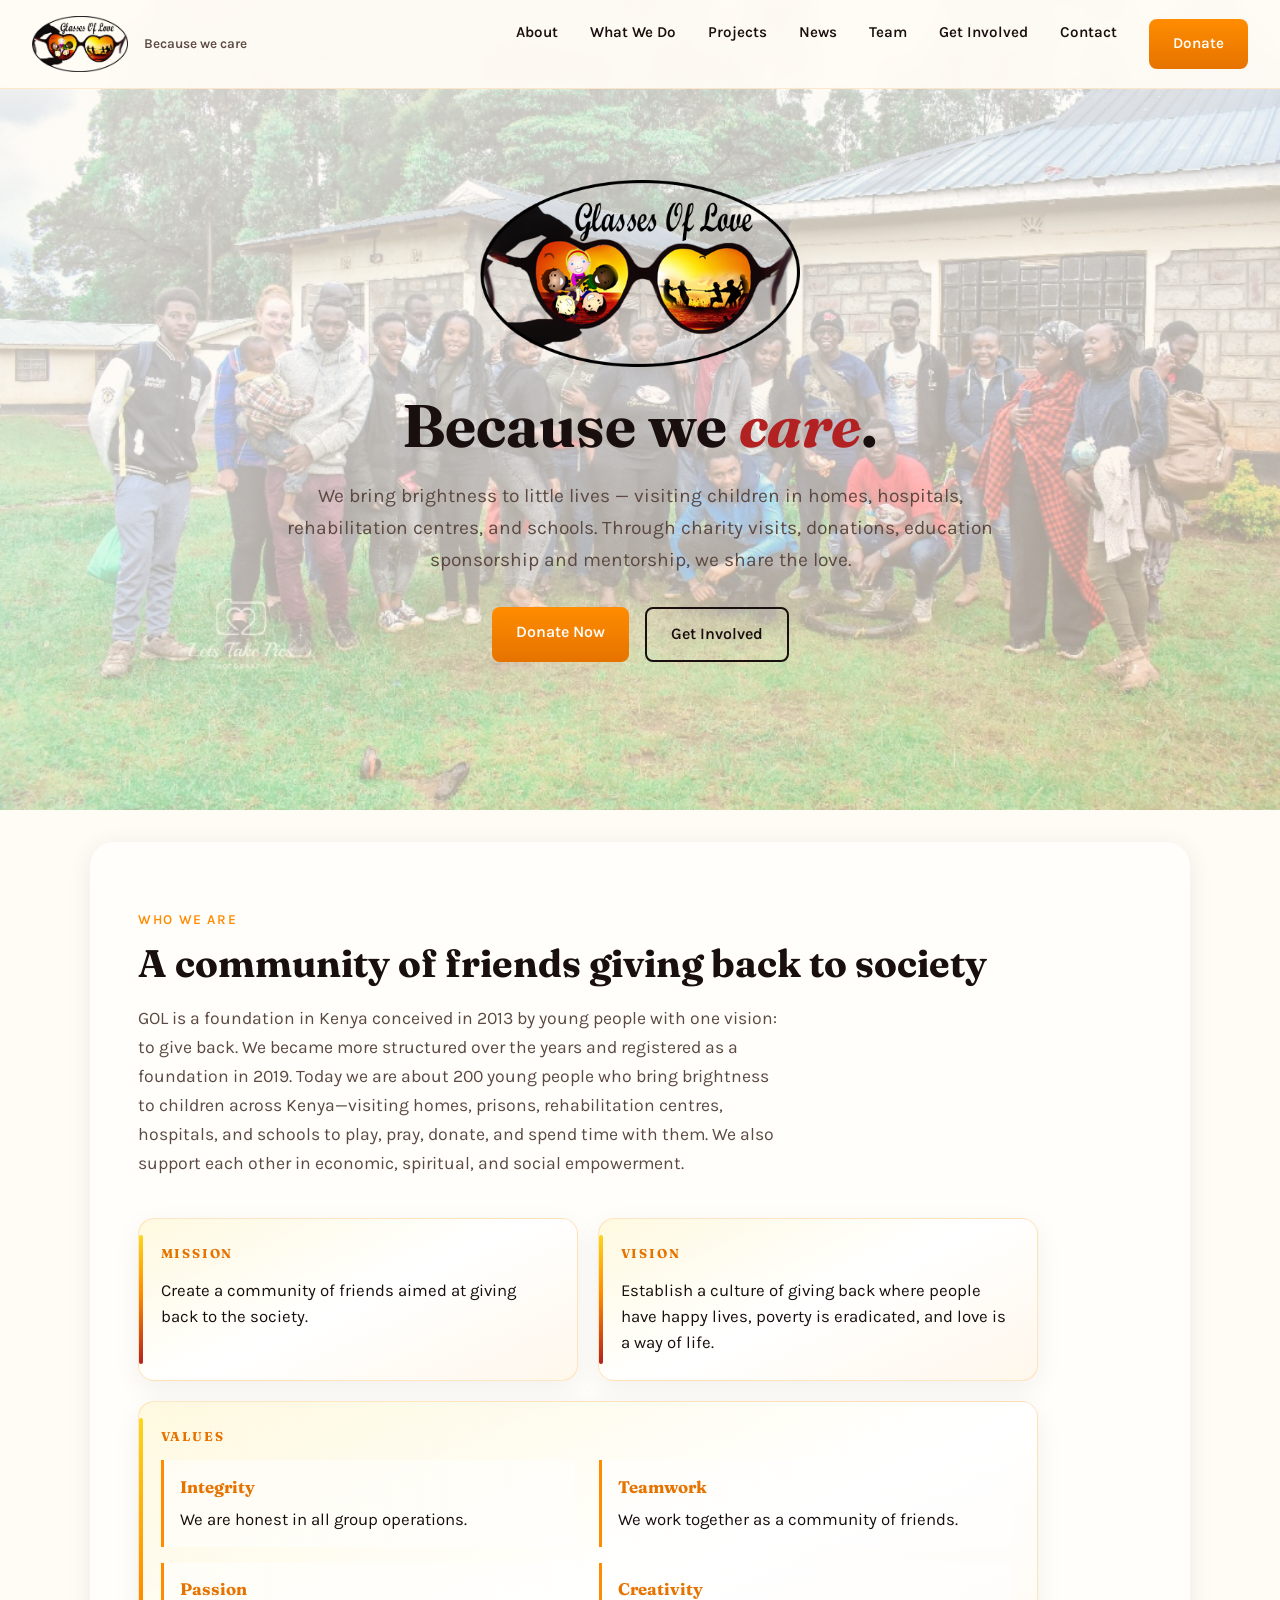
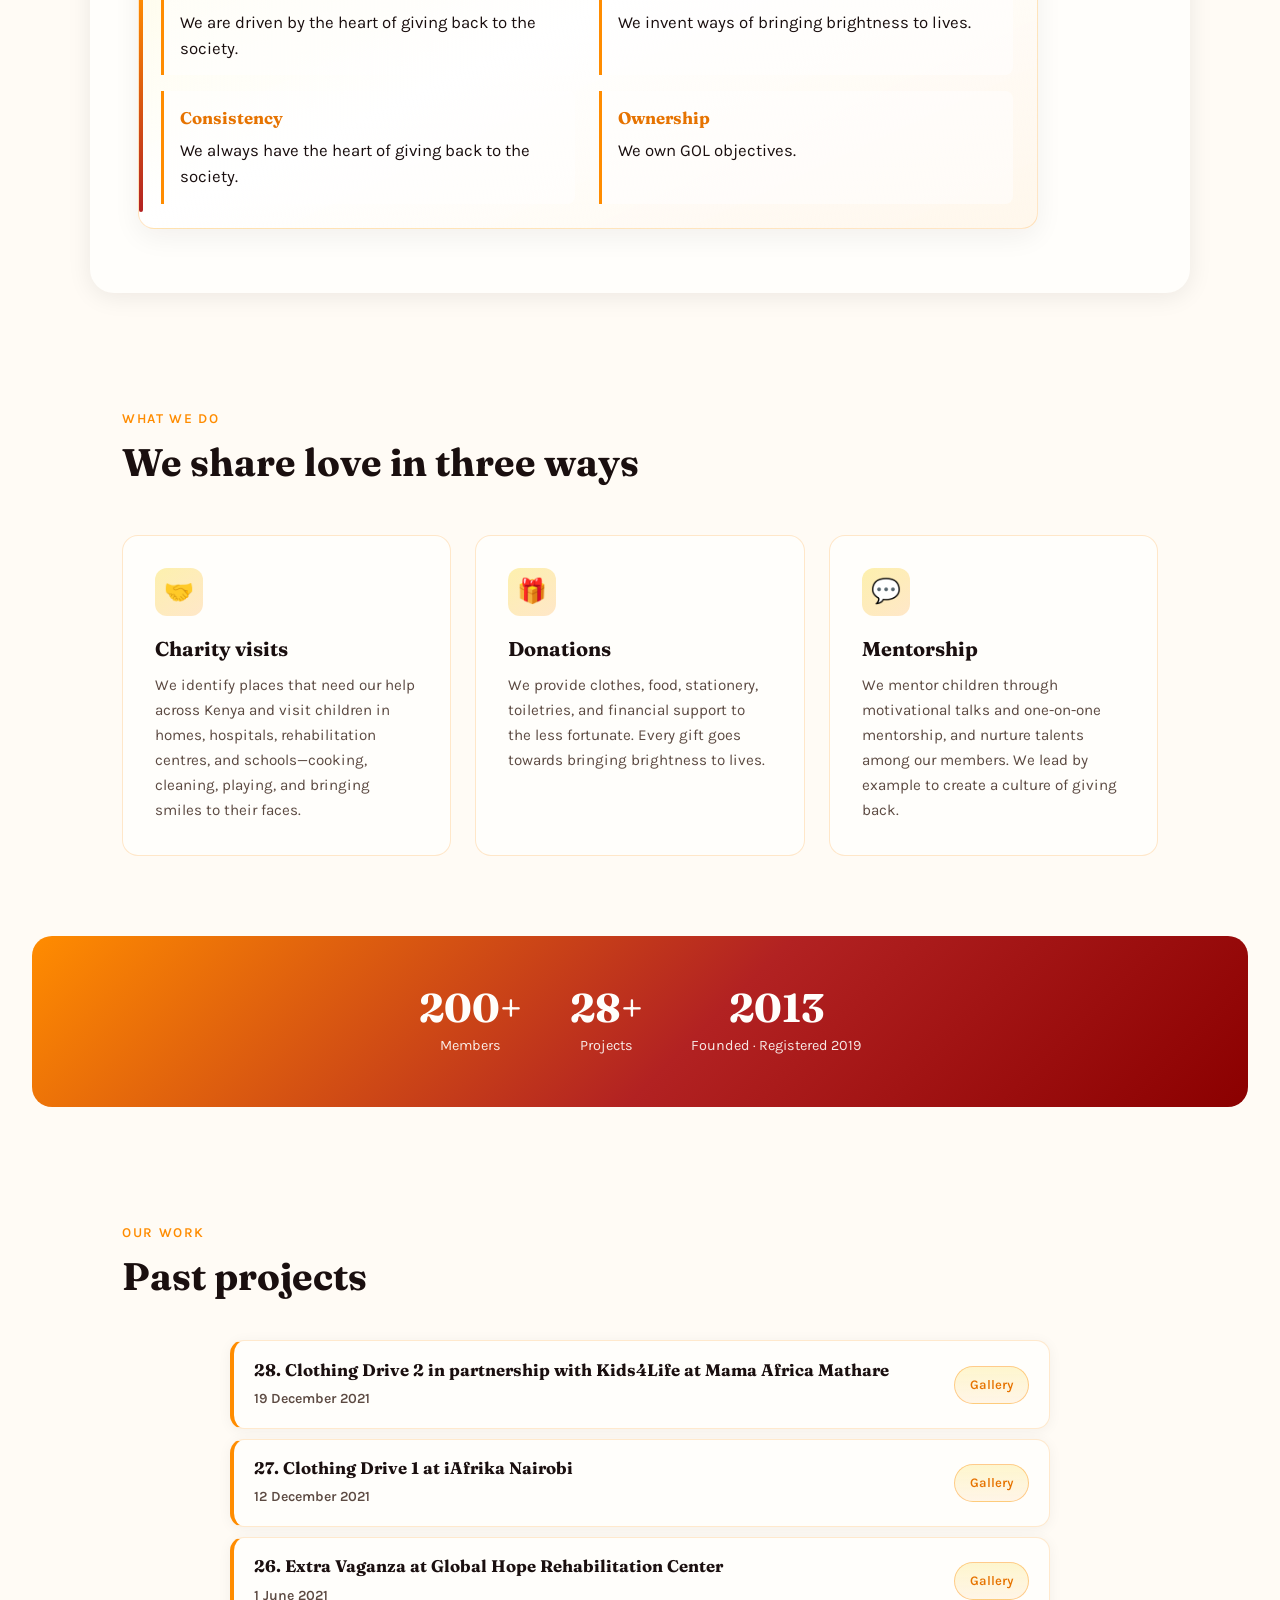
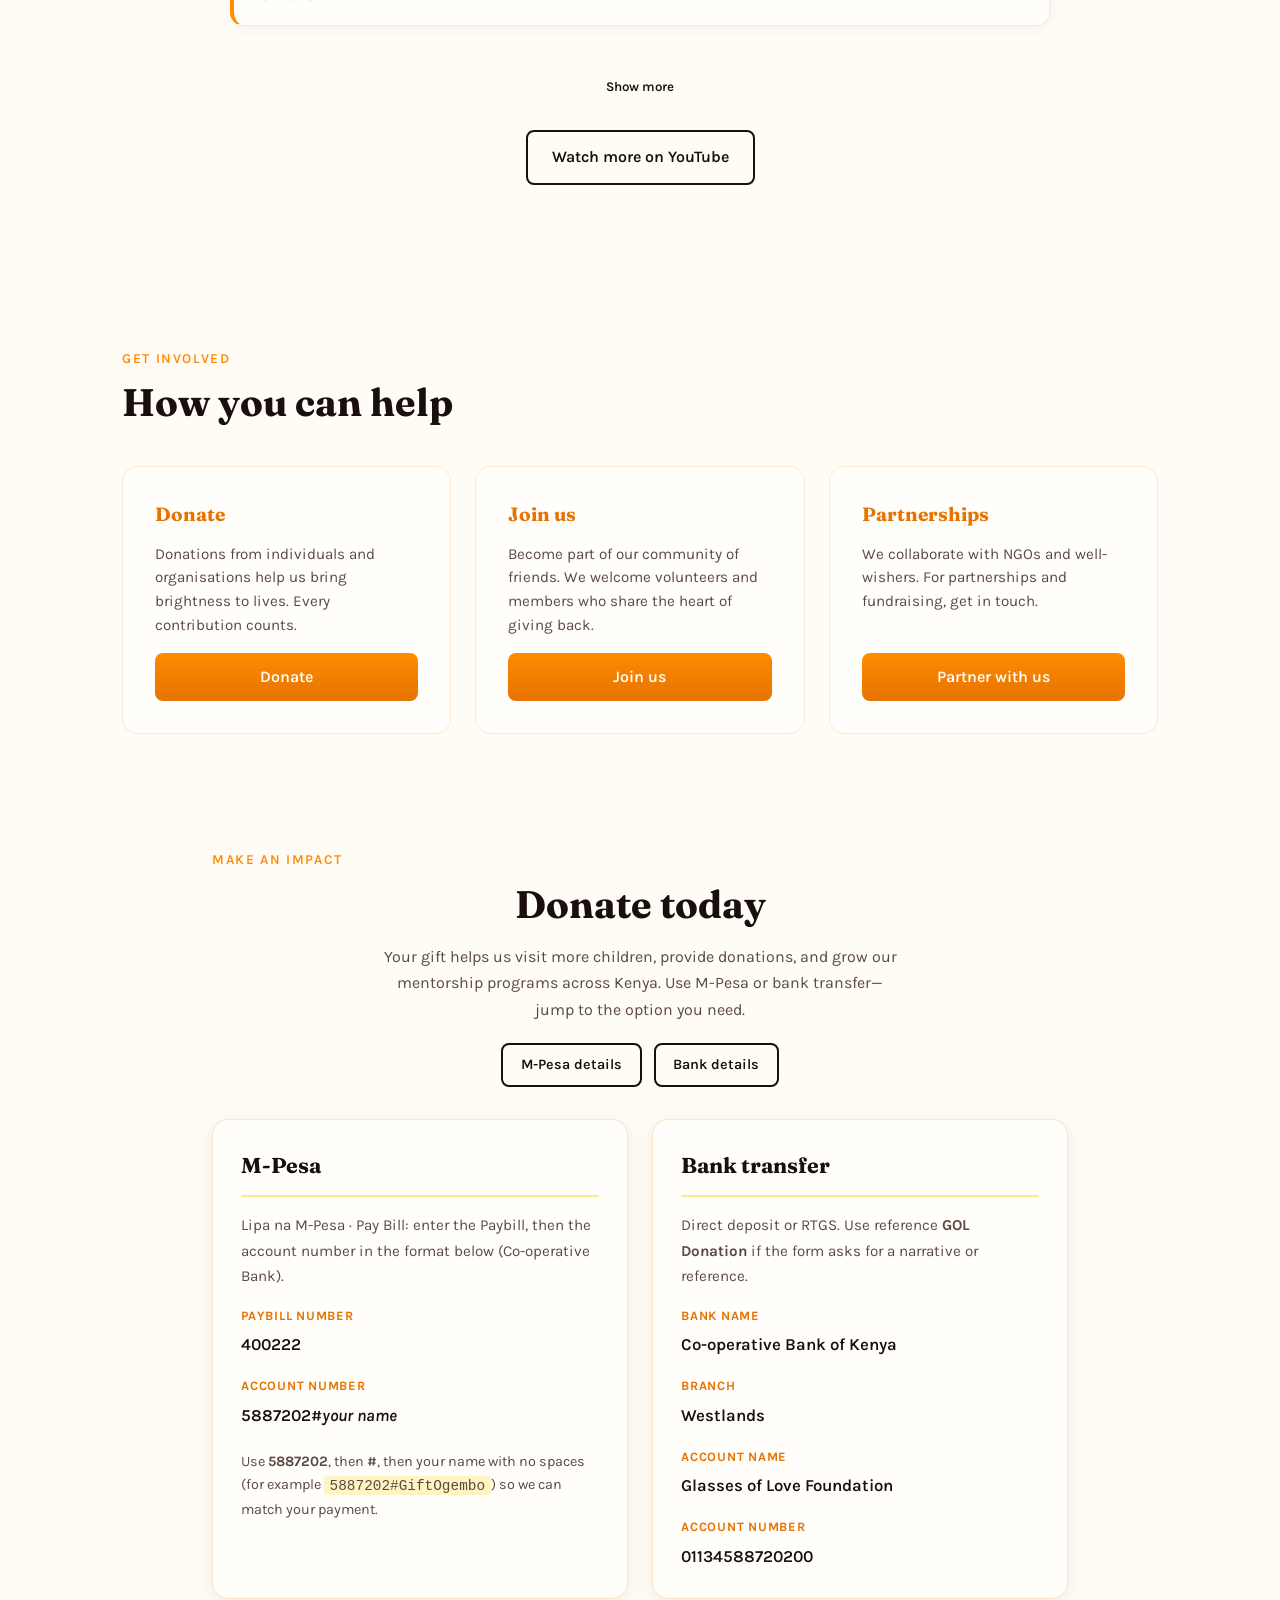
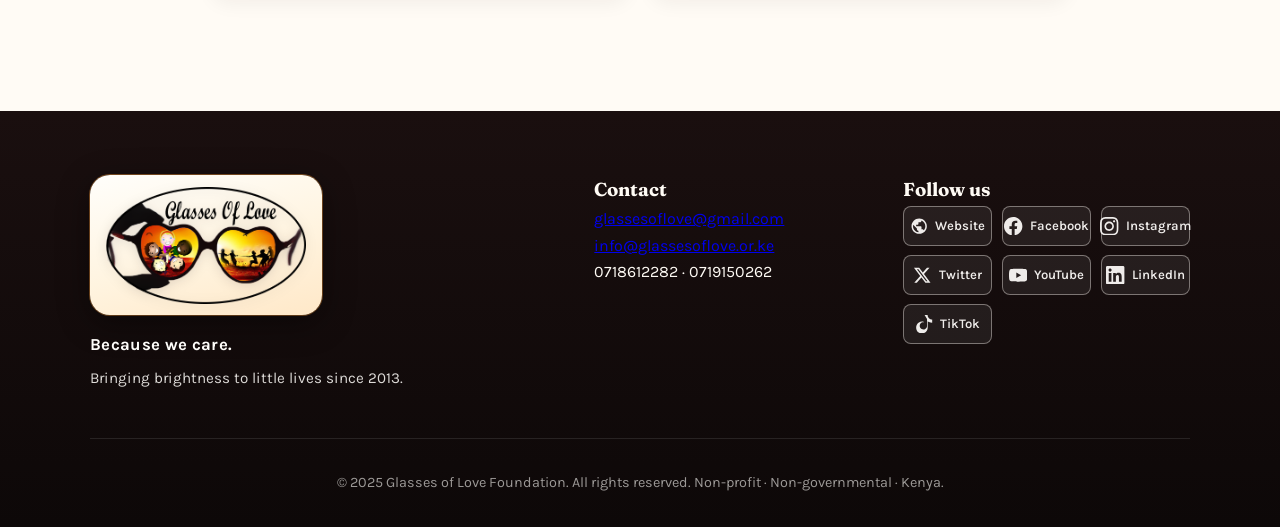
<file: index.html>
<!DOCTYPE html>
<html lang="en">
<head>
  <meta charset="UTF-8">
  <meta name="viewport" content="width=device-width, initial-scale=1.0">
  <title>Glasses of Love (GOL) | Because We Care</title>
  <link rel="preconnect" href="https://fonts.googleapis.com">
  <link rel="preconnect" href="https://fonts.gstatic.com" crossorigin>
  <link href="https://fonts.googleapis.com/css2?family=Dancing+Script:wght@600;700&family=Fraunces:ital,opsz,wght@0,9..144,400;0,9..144,600;0,9..144,700;1,9..144,400&family=Karla:ital,wght@0,400;0,600;0,700;1,400&display=swap" rel="stylesheet">
  <link rel="stylesheet" href="css/site.css">
</head>
<body id="top">
  <nav id="site-nav">
    <div class="nav-brand">
      <a href="#top" class="logo-link" aria-label="Glasses of Love — Home">
        <img src="images/gol-logo.png" alt="" class="nav-logo" width="200" height="64" />
      </a>
      <span class="nav-tagline">Because we care</span>
    </div>
    <button type="button" class="nav-menu-toggle" id="nav-menu-toggle" aria-expanded="false" aria-controls="primary-nav" aria-label="Open menu">
      <span class="nav-menu-icon" aria-hidden="true"></span>
    </button>
    <ul class="nav-links" id="primary-nav">
      <li><a href="#about">About</a></li>
      <li><a href="#causes">What We Do</a></li>
      <li><a href="#projects">Projects</a></li>
      <li><a href="news.html">News</a></li>
      <li><a href="leadership.html">Team</a></li>
      <li><a href="#help">Get Involved</a></li>
      <li><a href="#contact">Contact</a></li>
      <li><a href="#donate" class="btn">Donate</a></li>
    </ul>
  </nav>

  <header class="hero">
    <div class="hero-content">
      <img src="images/gol-logo.png" alt="" class="hero-logo" width="320" height="110" role="presentation" />
      <h1>Because we <span>care</span>.</h1>
      <p>We bring brightness to little lives — visiting children in homes, hospitals, rehabilitation centres, and schools. Through charity visits, donations, education sponsorship and mentorship, we share the love.</p>
      <div class="hero-btns">
        <a href="#donate-mpesa" class="btn">Donate Now</a>
        <a href="#help" class="btn btn-outline">Get Involved</a>
      </div>
    </div>
  </header>

  <section class="about" id="about">
    <span class="section-tag">Who We Are</span>
    <h2>A community of friends giving back to society</h2>
    <p>GOL is a foundation in Kenya conceived in 2013 by young people with one vision: to give back. We became more structured over the years and registered as a foundation in 2019. Today we are about 200 young people who bring brightness to children across Kenya—visiting homes, prisons, rehabilitation centres, hospitals, and schools to play, pray, donate, and spend time with them. We also support each other in economic, spiritual, and social empowerment.</p>
    <div class="mvv-grid" aria-label="Mission, vision, and values">
      <article class="mvv-card">
        <h3>Mission</h3>
        <p>Create a community of friends aimed at giving back to the society.</p>
      </article>
      <article class="mvv-card">
        <h3>Vision</h3>
        <p>Establish a culture of giving back where people have happy lives, poverty is eradicated, and love is a way of life.</p>
      </article>
      <article class="mvv-card mvv-card-values">
        <h3>Values</h3>
        <ul class="values-list">
          <li class="value-item">
            <span class="value-name">Integrity</span>
            <p class="value-desc">We are honest in all group operations.</p>
          </li>
          <li class="value-item">
            <span class="value-name">Teamwork</span>
            <p class="value-desc">We work together as a community of friends.</p>
          </li>
          <li class="value-item">
            <span class="value-name">Passion</span>
            <p class="value-desc">We are driven by the heart of giving back to the society.</p>
          </li>
          <li class="value-item">
            <span class="value-name">Creativity</span>
            <p class="value-desc">We invent ways of bringing brightness to lives.</p>
          </li>
          <li class="value-item">
            <span class="value-name">Consistency</span>
            <p class="value-desc">We always have the heart of giving back to the society.</p>
          </li>
          <li class="value-item">
            <span class="value-name">Ownership</span>
            <p class="value-desc">We own GOL objectives.</p>
          </li>
        </ul>
      </article>
    </div>
  </section>

  <section id="causes">
    <span class="section-tag">What We Do</span>
    <h2>We share love in three ways</h2>
    <div class="causes-grid">
      <article class="cause-card">
        <div class="icon">🤝</div>
        <h3>Charity visits</h3>
        <p>We identify places that need our help across Kenya and visit children in homes, hospitals, rehabilitation centres, and schools—cooking, cleaning, playing, and bringing smiles to their faces.</p>
      </article>
      <article class="cause-card">
        <div class="icon">🎁</div>
        <h3>Donations</h3>
        <p>We provide clothes, food, stationery, toiletries, and financial support to the less fortunate. Every gift goes towards bringing brightness to lives.</p>
      </article>
      <article class="cause-card">
        <div class="icon">💬</div>
        <h3>Mentorship</h3>
        <p>We mentor children through motivational talks and one-on-one mentorship, and nurture talents among our members. We lead by example to create a culture of giving back.</p>
      </article>
    </div>
  </section>

  <div class="stats">
    <div class="stat">
      <span class="stat-number">200+</span>
      <span class="stat-label">Members</span>
    </div>
    <div class="stat">
      <span class="stat-number">28+</span>
      <span class="stat-label">Projects</span>
    </div>
    <div class="stat">
      <span class="stat-number">2013</span>
      <span class="stat-label">Founded · Registered 2019</span>
    </div>
  </div>

  <section id="projects">
    <span class="section-tag">Our Work</span>
    <h2>Past projects</h2>

    <div class="projects-list projects-grid">
      <article class="project-row">
        <div class="project-row-text">
          <h3>28. Clothing Drive 2 in partnership with Kids4Life at Mama Africa Mathare</h3>
          <p class="project-date">19 December 2021</p>
        </div>
        <a href="#" class="project-gallery-link" title="Under construction — gallery coming soon">Gallery</a>
      </article>
      <article class="project-row">
        <div class="project-row-text">
          <h3>27. Clothing Drive 1 at iAfrika Nairobi</h3>
          <p class="project-date">12 December 2021</p>
        </div>
        <a href="#" class="project-gallery-link" title="Under construction — gallery coming soon">Gallery</a>
      </article>
      <article class="project-row">
        <div class="project-row-text">
          <h3>26. Extra Vaganza at Global Hope Rehabilitation Center</h3>
          <p class="project-date">1 June 2021</p>
        </div>
        <a href="#" class="project-gallery-link" title="Under construction — gallery coming soon">Gallery</a>
      </article>
      <article class="project-row project-more">
        <div class="project-row-text">
          <h3>25. Kibera Feeding Program in Partnership with Kids 4 Life and Mazingira Yetu</h3>
          <p class="project-date">October 2020</p>
        </div>
        <a href="#" class="project-gallery-link" title="Under construction — gallery coming soon">Gallery</a>
      </article>
      <article class="project-row project-more">
        <div class="project-row-text">
          <h3>24. GoL Naivasha Virtual Visit</h3>
          <p class="project-date">28 June 2020</p>
        </div>
        <a href="#" class="project-gallery-link" title="Under construction — gallery coming soon">Gallery</a>
      </article>
      <article class="project-row project-more">
        <div class="project-row-text">
          <h3>23. GoL Education Campaign</h3>
          <p class="project-date">May 2020</p>
        </div>
        <a href="#" class="project-gallery-link" title="Under construction — gallery coming soon">Gallery</a>
      </article>
      <article class="project-row project-more">
        <div class="project-row-text">
          <h3>22. GoL Gala Dinner</h3>
          <p class="project-date">29 February 2020</p>
        </div>
        <a href="#" class="project-gallery-link" title="Under construction — gallery coming soon">Gallery</a>
      </article>
      <article class="project-row project-more">
        <div class="project-row-text">
          <h3>21. Imani Children's Home – Nairobi</h3>
          <p class="project-date">15 December 2019</p>
        </div>
        <a href="#" class="project-gallery-link" title="Under construction — gallery coming soon">Gallery</a>
      </article>
      <article class="project-row project-more">
        <div class="project-row-text">
          <h3>20. Berur & Neema Annex Children Home – Eldoret</h3>
          <p class="project-date">18–20 October 2019</p>
        </div>
        <a href="#" class="project-gallery-link" title="Under construction — gallery coming soon">Gallery</a>
      </article>
      <article class="project-row project-more">
        <div class="project-row-text">
          <h3>19. Mathare Mental Hospital – Nairobi</h3>
          <p class="project-date">25 August 2019</p>
        </div>
        <a href="#" class="project-gallery-link" title="Under construction — gallery coming soon">Gallery</a>
      </article>
      <article class="project-row project-more">
        <div class="project-row-text">
          <h3>18. Thika School for The Blind – Nairobi</h3>
          <p class="project-date">29 June 2019</p>
        </div>
        <a href="#" class="project-gallery-link" title="Under construction — gallery coming soon">Gallery</a>
      </article>
      <article class="project-row project-more">
        <div class="project-row-text">
          <h3>17. Street Feeding – Nairobi in partnership with Kubamba Crew</h3>
          <p class="project-date">27 April 2019</p>
        </div>
        <a href="#" class="project-gallery-link" title="Under construction — gallery coming soon">Gallery</a>
      </article>
      <article class="project-row project-more">
        <div class="project-row-text">
          <h3>16. Kamae Girls' Borstal Prison – Nairobi</h3>
          <p class="project-date">17 February 2019</p>
        </div>
        <a href="#" class="project-gallery-link" title="Under construction — gallery coming soon">Gallery</a>
      </article>
      <article class="project-row project-more">
        <div class="project-row-text">
          <h3>15. Bahati Children's Home – Makadara, Nairobi</h3>
          <p class="project-date">30 September 2018</p>
        </div>
        <a href="#" class="project-gallery-link" title="Under construction — gallery coming soon">Gallery</a>
      </article>
      <article class="project-row project-more">
        <div class="project-row-text">
          <h3>14. Mentorship In Migori County</h3>
          <p class="project-date">7–8 September 2018</p>
        </div>
        <a href="#" class="project-gallery-link" title="Under construction — gallery coming soon">Gallery</a>
      </article>
      <article class="project-row project-more">
        <div class="project-row-text">
          <h3>13. Roadtrip + Charity Event (New Life Children's Home – Nakuru)</h3>
          <p class="project-date">7 July 2018</p>
        </div>
        <a href="#" class="project-gallery-link" title="Under construction — gallery coming soon">Gallery</a>
      </article>
      <article class="project-row project-more">
        <div class="project-row-text">
          <h3>12. Kyale Small Home – Makueni in partnership with Precious Blood Kilungu</h3>
          <p class="project-date">19 May 2018</p>
        </div>
        <a href="#" class="project-gallery-link" title="Under construction — gallery coming soon">Gallery</a>
      </article>
      <article class="project-row project-more">
        <div class="project-row-text">
          <h3>11. Kabete Rehabilitation Centre – Nairobi</h3>
          <p class="project-date">4 March 2018</p>
        </div>
        <a href="#" class="project-gallery-link" title="Under construction — gallery coming soon">Gallery</a>
      </article>
      <article class="project-row project-more">
        <div class="project-row-text">
          <h3>10. Team Building @ Arboretum – Nairobi</h3>
          <p class="project-date">20 January 2018</p>
        </div>
        <a href="#" class="project-gallery-link" title="Under construction — gallery coming soon">Gallery</a>
      </article>
      <article class="project-row project-more">
        <div class="project-row-text">
          <h3>9. Kenyatta National Hospital – Nairobi (Cancer Ward)</h3>
          <p class="project-date">17 December 2017</p>
        </div>
        <a href="#" class="project-gallery-link" title="Under construction — gallery coming soon">Gallery</a>
      </article>
      <article class="project-row project-more">
        <div class="project-row-text">
          <h3>8. Hanne Howard Fund – Nairobi</h3>
          <p class="project-date">9 December 2017</p>
        </div>
        <a href="#" class="project-gallery-link" title="Under construction — gallery coming soon">Gallery</a>
      </article>
      <article class="project-row project-more">
        <div class="project-row-text">
          <h3>7. Global Hope Rehabilitation Centre – Ngong (with Technology Academy / Safaricom)</h3>
          <p class="project-date">22 April 2017</p>
        </div>
        <a href="#" class="project-gallery-link" title="Under construction — gallery coming soon">Gallery</a>
      </article>
      <article class="project-row project-more">
        <div class="project-row-text">
          <h3>6. Ripples International – Meru</h3>
          <p class="project-date">31 December 2016</p>
        </div>
        <a href="#" class="project-gallery-link" title="Under construction — gallery coming soon">Gallery</a>
      </article>
      <article class="project-row project-more">
        <div class="project-row-text">
          <h3>5. Lang'ata Women Prisons Daycare – Nairobi</h3>
          <p class="project-date">29 October 2016</p>
        </div>
        <a href="#" class="project-gallery-link" title="Under construction — gallery coming soon">Gallery</a>
      </article>
      <article class="project-row project-more">
        <div class="project-row-text">
          <h3>4. Kenyatta National Hospital – Nairobi (Ward of children with broken limbs)</h3>
          <p class="project-date">2016</p>
        </div>
        <a href="#" class="project-gallery-link" title="Under construction — gallery coming soon">Gallery</a>
      </article>
      <article class="project-row project-more">
        <div class="project-row-text">
          <h3>3. SOS Children's Village – Nairobi</h3>
          <p class="project-date">2013–2016</p>
        </div>
        <a href="#" class="project-gallery-link" title="Under construction — gallery coming soon">Gallery</a>
      </article>
      <article class="project-row project-more">
        <div class="project-row-text">
          <h3>2. SOS Children's Village – Meru</h3>
          <p class="project-date">2013–2016</p>
        </div>
        <a href="#" class="project-gallery-link" title="Under construction — gallery coming soon">Gallery</a>
      </article>
      <article class="project-row project-more">
        <div class="project-row-text">
          <h3>1. Methodist Children's Home – Meru</h3>
          <p class="project-date">2013–2016</p>
        </div>
        <a href="#" class="project-gallery-link" title="Under construction — gallery coming soon">Gallery</a>
      </article>
    </div>
    <div class="show-more-wrap">
      <button type="button" class="btn btn-outline" id="show-more-projects" aria-expanded="false">Show more</button>
    </div>
    <p style="text-align: center; margin-top: 1.5rem;"><a href="https://www.youtube.com/channel/UCf4tm8Ky22AE4PtASxM4s6w/videos" target="_blank" rel="noopener" class="btn btn-outline">Watch more on YouTube</a></p>
  </section>

  <script>
    (function() {
      var btn = document.getElementById('show-more-projects');
      var grid = document.querySelector('.projects-grid');
      if (!btn || !grid) return;
      btn.addEventListener('click', function() {
        var expanded = grid.classList.toggle('show-all');
        btn.setAttribute('aria-expanded', expanded);
        btn.textContent = expanded ? 'Show less' : 'Show more';
      });
    })();
  </script>

  <dialog id="gallery-under-construction" class="uc-dialog" aria-labelledby="uc-dialog-title">
    <h2 id="uc-dialog-title" class="uc-dialog-title">Under construction</h2>
    <p class="uc-dialog-text">Project galleries are not available here yet. We’re setting up member access—please check back soon.</p>
    <button type="button" class="btn" id="uc-dialog-close">OK</button>
  </dialog>
  <script>
    /* Temporary: Gallery links show Under construction. When real URLs are ready, set each href and remove this script block. */
    (function() {
      var dialog = document.getElementById('gallery-under-construction');
      var closeBtn = document.getElementById('uc-dialog-close');
      var links = document.querySelectorAll('.project-gallery-link');
      if (!links.length) return;

      function openDialog(e) {
        e.preventDefault();
        if (dialog && typeof dialog.showModal === 'function') {
          dialog.showModal();
        } else {
          window.alert('Under construction');
        }
      }

      links.forEach(function(a) {
        a.addEventListener('click', openDialog);
      });

      if (closeBtn && dialog) {
        closeBtn.addEventListener('click', function() {
          dialog.close();
        });
      }
      if (dialog) {
        dialog.addEventListener('click', function(e) {
          if (e.target === dialog) {
            dialog.close();
          }
        });
      }
    })();
  </script>

  <section id="help">
    <span class="section-tag">Get Involved</span>
    <h2>How you can help</h2>
    <div class="help-grid">
      <div class="help-card">
        <h3>Donate</h3>
        <p>Donations from individuals and organisations help us bring brightness to lives. Every contribution counts.</p>
        <a href="#donate-mpesa" class="btn">Donate</a>
      </div>
      <div class="help-card">
        <h3>Join us</h3>
        <p>Become part of our community of friends. We welcome volunteers and members who share the heart of giving back.</p>
        <button type="button" class="btn" id="open-join-us-dialog" aria-haspopup="dialog" aria-controls="join-us-modal" aria-expanded="false">Join us</button>
      </div>
      <div class="help-card">
        <h3>Partnerships</h3>
        <p>We collaborate with NGOs and well-wishers. For partnerships and fundraising, get in touch.</p>
        <a href="mailto:glassesoflove@gmail.com?subject=Partnership%20with%20Glasses%20of%20Love" class="btn">Partner with us</a>
      </div>
    </div>
  </section>

  <section id="donate" class="donate-section">
    <span class="section-tag">Make an impact</span>
    <h2>Donate today</h2>
    <p class="donate-intro">Your gift helps us visit more children, provide donations, and grow our mentorship programs across Kenya. Use M-Pesa or bank transfer—jump to the option you need.</p>
    <div class="donate-quick">
      <a href="#donate-mpesa">M-Pesa details</a>
      <a href="#donate-bank">Bank details</a>
    </div>
    <div class="donate-methods">
      <article id="donate-mpesa" class="donate-card" aria-labelledby="donate-mpesa-title">
        <h3 id="donate-mpesa-title">M-Pesa</h3>
        <p style="color: var(--muted); font-size: 0.95rem; margin-bottom: 1rem;">Lipa na M-Pesa · Pay Bill: enter the Paybill, then the account number in the format below (Co-operative Bank).</p>
        <dl>
          <dt>Paybill number</dt>
          <dd>400222</dd>
          <dt>Account number</dt>
          <dd>5887202#<em>your name</em></dd>
        </dl>
        <p style="color: var(--muted); font-size: 0.9rem; margin-top: 1.25rem;">Use <strong>5887202</strong>, then <strong>#</strong>, then your name with no spaces (for example <code style="background: rgba(249, 215, 28, 0.25); padding: 0.1rem 0.35rem; border-radius: 4px;">5887202#GiftOgembo</code>) so we can match your payment.</p>
      </article>
      <article id="donate-bank" class="donate-card" aria-labelledby="donate-bank-title">
        <h3 id="donate-bank-title">Bank transfer</h3>
        <p style="color: var(--muted); font-size: 0.95rem; margin-bottom: 1rem;">Direct deposit or RTGS. Use reference <strong>GOL Donation</strong> if the form asks for a narrative or reference.</p>
        <dl>
          <dt>Bank name</dt>
          <dd>Co-operative Bank of Kenya</dd>
          <dt>Branch</dt>
          <dd>Westlands</dd>
          <dt>Account name</dt>
          <dd>Glasses of Love Foundation</dd>
          <dt>Account number</dt>
          <dd>01134588720200</dd>
        </dl>
      </article>
    </div>
  </section>

  <footer id="contact">
    <div class="footer-inner">
      <div class="footer-grid">
        <div class="footer-about">
          <div class="footer-logo-wrap">
            <img src="images/gol-logo.png" alt="Glasses of Love" class="footer-logo" width="200" height="64" />
          </div>
          <p class="footer-tagline">
            <span class="footer-tagline-lead">Because we care.</span>
            <span class="footer-tagline-sub">Bringing brightness to little lives since 2013.</span>
          </p>
        </div>
        <div>
          <h3>Contact</h3>
          <p><a href="mailto:glassesoflove@gmail.com">glassesoflove@gmail.com</a></p>
          <p><a href="mailto:info@glassesoflove.or.ke">info@glassesoflove.or.ke</a></p>
          <p>0718612282 · 0719150262</p>
        </div>
        <div>
          <h3>Follow us</h3>
          <div class="footer-social-links">
            <a href="https://glassesoflove.or.ke/" class="footer-social-btn" target="_blank" rel="noopener noreferrer" aria-label="Website — opens in new tab">
              <svg viewBox="0 0 24 24" aria-hidden="true" focusable="false"><path d="M12 2C6.48 2 2 6.48 2 12s4.48 10 10 10 10-4.48 10-10S17.52 2 12 2zm-1 17.93c-3.95-.49-7-3.85-7-7.93 0-.62.08-1.21.21-1.79L9 15v1c0 1.1.9 2 2 2v1.93zm6.9-2.54c-.26-.81-1-1.39-1.9-1.39h-1v-3c0-.55-.45-1-1-1H8v-2h2c.55 0 1-.45 1-1V7h2c1.1 0 2-.9 2-2v-.41c2.93 1.19 5 4.06 5 7.41 0 2.08-.8 3.97-2.1 5.39z"/></svg>
              <span>Website</span>
            </a>
            <a href="https://web.facebook.com/glassesoflove/" class="footer-social-btn" target="_blank" rel="noopener noreferrer" aria-label="Facebook — opens in new tab">
              <svg viewBox="0 0 24 24" aria-hidden="true" focusable="false"><path d="M24 12.073c0-6.627-5.373-12-12-12s-12 5.373-12 12c0 5.99 4.388 10.954 10.125 11.854v-8.385H7.078v-3.47h3.047V9.43c0-3.007 1.792-4.669 4.533-4.669 1.312 0 2.686.235 2.686.235v2.953H15.83c-1.491 0-1.956.925-1.956 1.874v2.25h3.328l-.532 3.47h-2.796v8.385C19.612 23.027 24 18.062 24 12.073z"/></svg>
              <span>Facebook</span>
            </a>
            <a href="https://www.instagram.com/glassesoflove/" class="footer-social-btn" target="_blank" rel="noopener noreferrer" aria-label="Instagram — opens in new tab">
              <svg viewBox="0 0 24 24" aria-hidden="true" focusable="false"><path d="M12 2.163c3.204 0 3.584.012 4.85.07 3.252.148 4.771 1.691 4.919 4.919.058 1.265.069 1.645.069 4.849 0 3.205-.012 3.584-.069 4.849-.149 3.225-1.664 4.771-4.919 4.919-1.266.058-1.644.07-4.85.07-3.204 0-3.584-.012-4.849-.07-3.26-.149-4.771-1.699-4.919-4.92-.058-1.265-.069-1.644-.069-4.849 0-3.204.013-3.583.07-4.849.149-3.227 1.664-4.771 4.919-4.919 1.266-.057 1.645-.069 4.849-.069zm0-2.163c-3.259 0-3.667.014-4.947.072-4.358.2-6.78 2.618-6.98 6.98-.059 1.281-.073 1.689-.073 4.948 0 3.259.014 3.668.072 4.948.2 4.358 2.618 6.78 6.98 6.98 1.281.058 1.689.072 4.948.072 3.259 0 3.668-.014 4.948-.072 4.354-.2 6.782-2.618 6.979-6.98.059-1.28.073-1.689.073-4.948 0-3.259-.014-3.667-.072-4.947-.196-4.354-2.617-6.78-6.979-6.98-1.281-.059-1.69-.073-4.949-.073zm0 5.838c-3.403 0-6.162 2.759-6.162 6.162s2.759 6.163 6.162 6.163 6.162-2.759 6.162-6.163c0-3.403-2.759-6.162-6.162-6.162zm0 10.162c-2.209 0-4-1.79-4-4 0-2.209 1.791-4 4-4s4 1.791 4 4c0 2.21-1.791 4-4 4zm6.406-11.845c-.796 0-1.441.645-1.441 1.44s.645 1.44 1.441 1.44c.795 0 1.439-.645 1.439-1.44s-.644-1.44-1.439-1.44z"/></svg>
              <span>Instagram</span>
            </a>
            <a href="https://www.twitter.com/glassesoflove/" class="footer-social-btn" target="_blank" rel="noopener noreferrer" aria-label="X (Twitter) — opens in new tab">
              <svg viewBox="0 0 24 24" aria-hidden="true" focusable="false"><path d="M18.244 2.25h3.308l-7.227 8.26 8.502 11.24H16.17l-5.214-6.817L4.99 21.75H1.68l7.73-8.835L1.254 2.25H8.08l4.713 6.231zm-1.161 17.52h1.833L7.084 4.126H5.117z"/></svg>
              <span>Twitter</span>
            </a>
            <a href="https://www.youtube.com/channel/UCf4tm8Ky22AE4PtASxM4s6w/videos" class="footer-social-btn" target="_blank" rel="noopener noreferrer" aria-label="YouTube — opens in new tab">
              <svg viewBox="0 0 24 24" aria-hidden="true" focusable="false"><path d="M23.498 6.186a3.016 3.016 0 0 0-2.122-2.136C19.505 3.545 12 3.545 12 3.545s-7.505 0-9.377.505A3.017 3.017 0 0 0 .502 6.186C0 8.07 0 12 0 12s0 3.93.502 5.814a3.016 3.016 0 0 0 2.122 2.136c1.871.505 9.376.505 9.376.505s7.505 0 9.377-.505a3.015 3.015 0 0 0 2.122-2.136C24 15.93 24 12 24 12s0-3.93-.502-5.814zM9.545 15.568V8.432L15.818 12l-6.273 3.568z"/></svg>
              <span>YouTube</span>
            </a>
            <a href="https://www.linkedin.com/company/glassesoflove" class="footer-social-btn" target="_blank" rel="noopener noreferrer" aria-label="LinkedIn — opens in new tab">
              <svg viewBox="0 0 24 24" aria-hidden="true" focusable="false"><path d="M20.447 20.452h-3.554v-5.569c0-1.328-.027-3.037-1.852-3.037-1.853 0-2.136 1.445-2.136 2.939v5.667H9.351V9h3.414v1.561h.046c.477-.9 1.637-1.85 3.37-1.85 3.601 0 4.267 2.37 4.267 5.455v6.286zM5.337 7.433c-1.144 0-2.063-.926-2.063-2.065 0-1.138.92-2.063 2.063-2.063 1.14 0 2.064.925 2.064 2.063 0 1.139-.925 2.065-2.064 2.065zm1.782 13.019H3.555V9h3.564v11.452zM22.225 0H1.771C.792 0 0 .774 0 1.729v20.542C0 23.227.792 24 1.771 24h20.451C23.2 24 24 23.227 24 22.271V1.729C24 .774 23.2 0 22.222 0h.003z"/></svg>
              <span>LinkedIn</span>
            </a>
            <a href="https://www.tiktok.com/@glassesoflove.gol" class="footer-social-btn" target="_blank" rel="noopener noreferrer" aria-label="TikTok — opens in new tab">
              <svg viewBox="0 0 24 24" aria-hidden="true" focusable="false"><path d="M12.525.02c1.31-.02 2.61-.01 3.91-.02.08 1.53.63 3.09 1.75 4.17 1.12 1.11 2.7 1.62 4.24 1.79v4.03c-1.44-.05-2.89-.35-4.2-.97-.57-.26-1.1-.59-1.62-.93-.01 2.92.01 5.84-.02 8.75-.08 1.4-.54 2.79-1.35 3.94-1.31 1.92-3.58 3.17-5.91 3.3-2.96.12-5.89-1.47-7.08-4.2-.6-1.3-.8-2.77-.7-4.2.14-2.4 1.52-4.72 3.55-5.98 1.93-1.19 4.42-1.35 6.56-.66V9.5c-1.57-.43-3.45.17-4.45 1.49-.85 1.11-1.2 2.56-.95 3.95.22 1.38 1.13 2.62 2.4 3.28 1.3.68 2.9.8 4.25.3 1.23-.46 2.13-1.48 2.55-2.76.2-.62.28-1.28.26-1.94-.01-2.86 0-5.72-.02-8.58z"/></svg>
              <span>TikTok</span>
            </a>
          </div>
        </div>
      </div>
      <div class="footer-bottom">
        <p>© 2025 Glasses of Love Foundation. All rights reserved. Non-profit · Non-governmental · Kenya.</p>
      </div>
    </div>
  </footer>

  <div id="join-us-modal" class="join-modal" hidden role="dialog" aria-modal="true" aria-labelledby="join-dialog-title">
    <div class="join-modal-backdrop" data-join-modal-dismiss tabindex="-1" aria-hidden="true"></div>
    <div class="join-modal-panel">
      <div class="join-form-dialog-header">
        <h2 id="join-dialog-title">Join Glasses of Love</h2>
        <button type="button" class="join-form-close" id="join-us-dialog-close" aria-label="Close dialog">×</button>
      </div>
      <div class="join-form-dialog-content">
        <p class="join-form-intro">Fill out the form below. Responses are collected through Google Forms.</p>
        <iframe id="join-us-form-iframe" class="join-form-iframe" title="Join Glasses of Love interest form" hidden></iframe>
      </div>
    </div>
  </div>
  <script>
    (function() {
      var JOIN_FORM_EMBED = 'https://docs.google.com/forms/d/e/1FAIpQLSedHVZJ1Xq8H-NPLV154PtFMBzbySINw-ca7-e_CgbVpP3TxA/viewform?embedded=true';

      var modalEl = document.getElementById('join-us-modal');
      var openBtn = document.getElementById('open-join-us-dialog');
      var closeBtn = document.getElementById('join-us-dialog-close');
      var backdropEl = modalEl ? modalEl.querySelector('[data-join-modal-dismiss]') : null;
      var iframe = document.getElementById('join-us-form-iframe');
      var formPrepared = false;

      if (!modalEl) return;

      function prepareForm() {
        if (formPrepared || !JOIN_FORM_EMBED || !iframe) return;
        iframe.removeAttribute('hidden');
        iframe.src = JOIN_FORM_EMBED;
        formPrepared = true;
      }

      function openJoin() {
        prepareForm();
        modalEl.hidden = false;
        modalEl.setAttribute('aria-hidden', 'false');
        document.body.style.overflow = 'hidden';
        if (openBtn) {
          openBtn.setAttribute('aria-expanded', 'true');
        }
      }

      function closeJoin() {
        modalEl.hidden = true;
        modalEl.setAttribute('aria-hidden', 'true');
        document.body.style.overflow = '';
        if (openBtn) {
          openBtn.setAttribute('aria-expanded', 'false');
        }
      }

      if (openBtn) {
        openBtn.addEventListener('click', function(e) {
          e.preventDefault();
          openJoin();
        });
      }

      if (closeBtn) {
        closeBtn.addEventListener('click', function() {
          closeJoin();
        });
      }

      if (backdropEl) {
        backdropEl.addEventListener('click', function() {
          closeJoin();
        });
      }

      document.addEventListener('keydown', function(e) {
        if (e.key === 'Escape' && modalEl && !modalEl.hidden) {
          closeJoin();
        }
      });
    })();
  </script>
  <script>
    (function() {
      var nav = document.getElementById('site-nav');
      var toggle = document.getElementById('nav-menu-toggle');
      var menu = document.getElementById('primary-nav');
      if (!nav || !toggle || !menu) return;

      function setOpen(open) {
        nav.classList.toggle('nav-is-open', open);
        toggle.setAttribute('aria-expanded', open);
        toggle.setAttribute('aria-label', open ? 'Close menu' : 'Open menu');
      }

      toggle.addEventListener('click', function() {
        setOpen(!nav.classList.contains('nav-is-open'));
      });

      menu.querySelectorAll('a').forEach(function(link) {
        link.addEventListener('click', function() {
          setOpen(false);
        });
      });

      document.addEventListener('keydown', function(e) {
        if (e.key === 'Escape' && nav.classList.contains('nav-is-open')) {
          setOpen(false);
        }
      });
    })();
  </script>
</body>
</html>
</file>
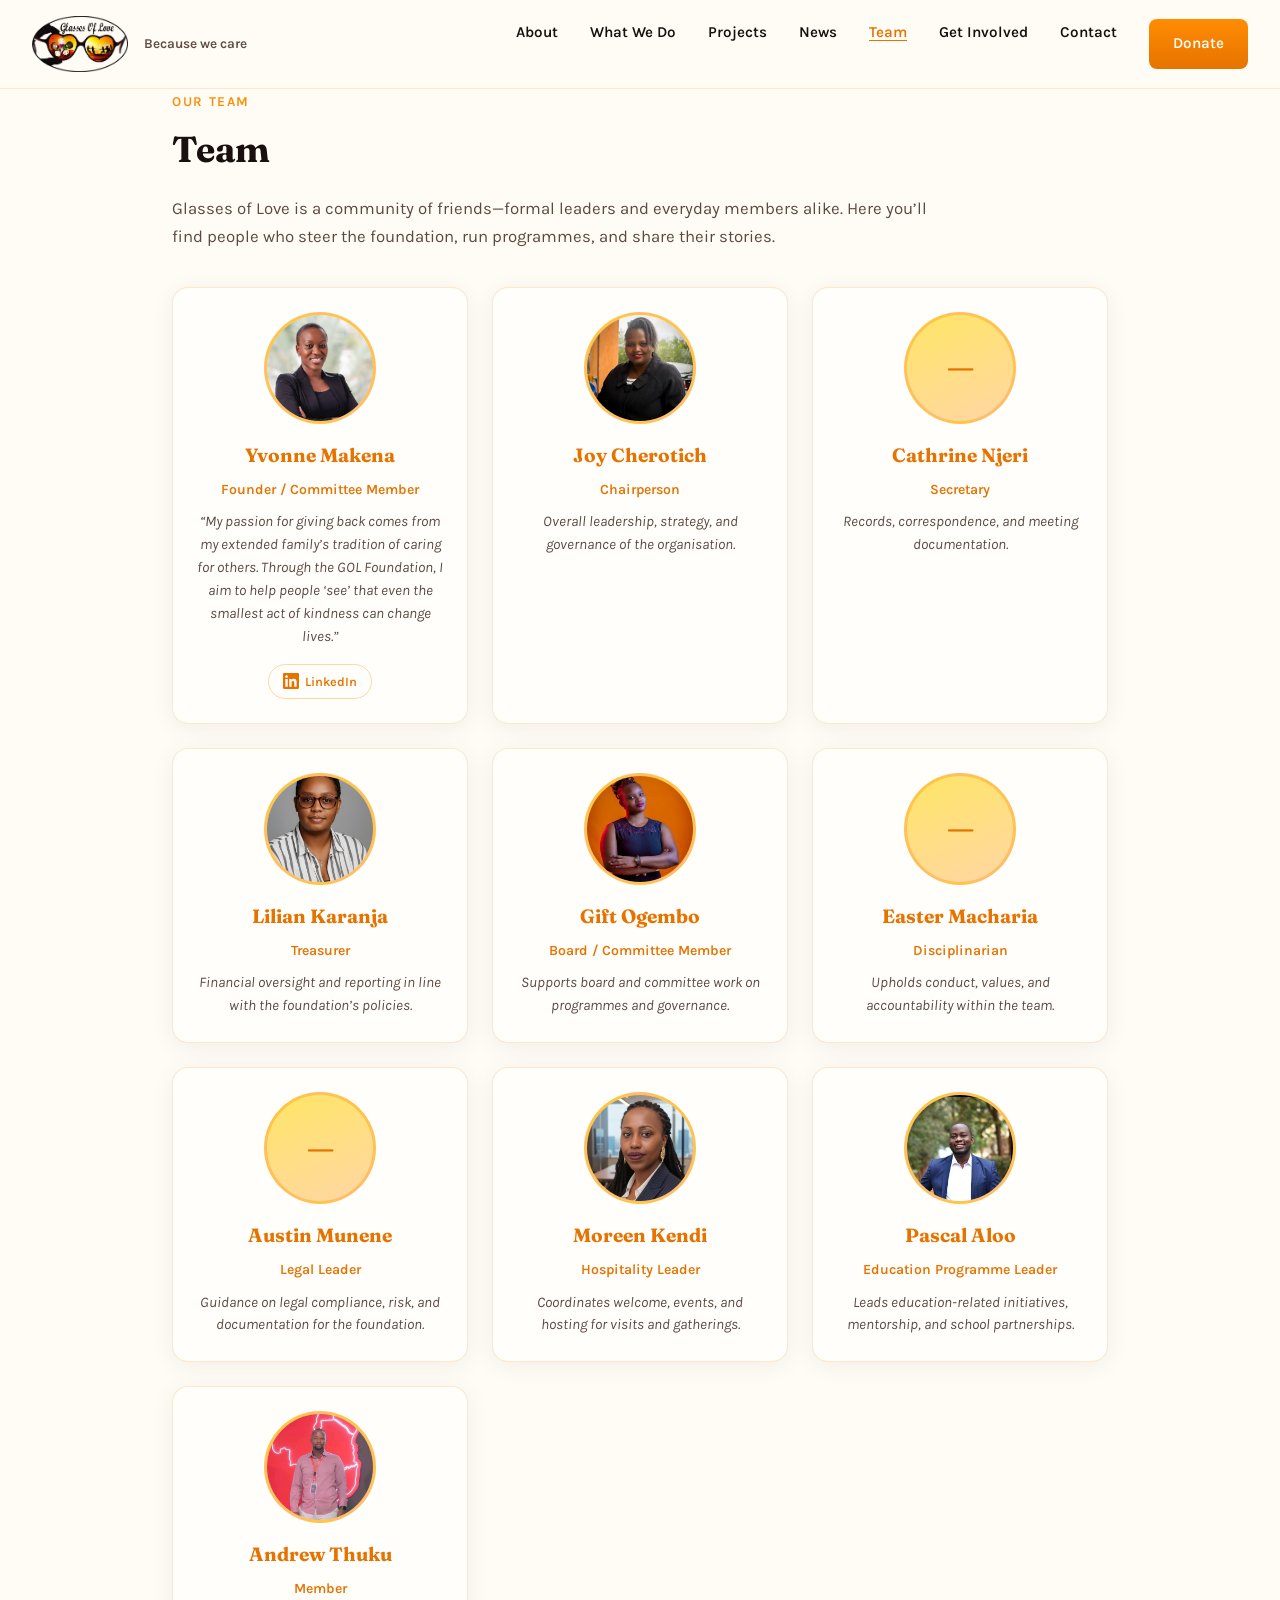
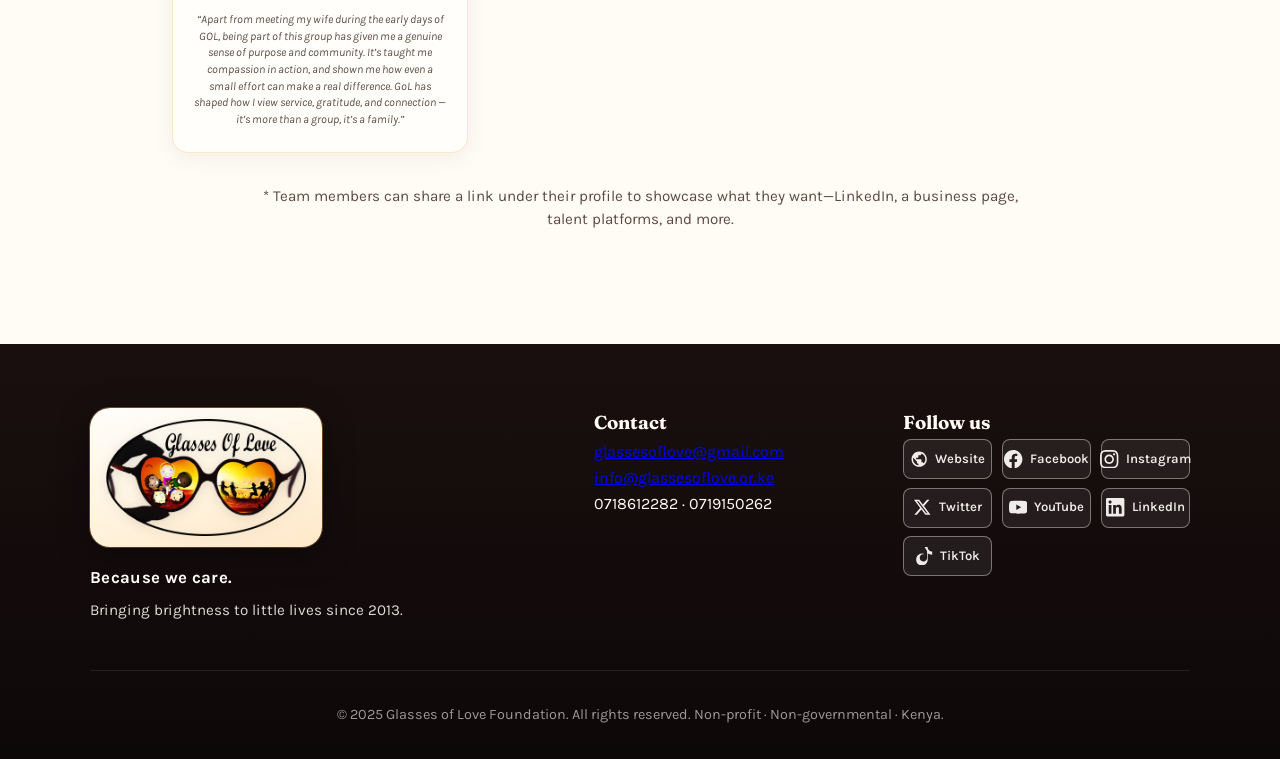
<file: leadership.html>
<!DOCTYPE html>
<html lang="en">
<head>
  <meta charset="UTF-8">
  <meta name="viewport" content="width=device-width, initial-scale=1.0">
  <title>Team | Glasses of Love (GOL)</title>
  <link rel="preconnect" href="https://fonts.googleapis.com">
  <link rel="preconnect" href="https://fonts.gstatic.com" crossorigin>
  <link href="https://fonts.googleapis.com/css2?family=Dancing+Script:wght@600;700&family=Fraunces:ital,opsz,wght@0,9..144,400;0,9..144,600;0,9..144,700;1,9..144,400&family=Karla:ital,wght@0,400;0,600;0,700;1,400&display=swap" rel="stylesheet">
  <link rel="stylesheet" href="css/site.css">
</head>
<body id="top">
  <nav id="site-nav">
    <div class="nav-brand">
      <a href="index.html" class="logo-link" aria-label="Glasses of Love — Home">
        <img src="images/gol-logo.png" alt="" class="nav-logo" width="200" height="64" />
      </a>
      <span class="nav-tagline">Because we care</span>
    </div>
    <button type="button" class="nav-menu-toggle" id="nav-menu-toggle" aria-expanded="false" aria-controls="primary-nav" aria-label="Open menu">
      <span class="nav-menu-icon" aria-hidden="true"></span>
    </button>
    <ul class="nav-links" id="primary-nav">
      <li><a href="index.html#about">About</a></li>
      <li><a href="index.html#causes">What We Do</a></li>
      <li><a href="index.html#projects">Projects</a></li>
      <li><a href="news.html">News</a></li>
      <li><a href="leadership.html" aria-current="page">Team</a></li>
      <li><a href="index.html#help">Get Involved</a></li>
      <li><a href="index.html#contact">Contact</a></li>
      <li><a href="index.html#donate" class="btn">Donate</a></li>
    </ul>
  </nav>

  <main class="leadership-page">
    <span class="section-tag">Our team</span>
    <h1>Team</h1>
    <p class="leadership-intro">Glasses of Love is a community of friends—formal leaders and everyday members alike. Here you’ll find people who steer the foundation, run programmes, and share their stories.</p>

    <!-- Optional per person: after </p>, add:
    <div class="leadership-card-links">
      <a class="leadership-card-link" href="https://www.linkedin.com/in/their-profile" target="_blank" rel="noopener noreferrer"><svg class="leadership-card-link-icon" viewBox="0 0 24 24" aria-hidden="true" focusable="false"><path d="M20.447 20.452h-3.554v-5.569c0-1.328-.027-3.037-1.852-3.037-1.853 0-2.136 1.445-2.136 2.939v5.667H9.351V9h3.414v1.561h.046c.477-.9 1.637-1.85 3.37-1.85 3.601 0 4.267 2.37 4.267 5.455v6.286zM5.337 7.433c-1.144 0-2.063-.926-2.063-2.065 0-1.138.92-2.063 2.063-2.063 1.14 0 2.064.925 2.064 2.063 0 1.139-.925 2.065-2.064 2.065zm1.782 13.019H3.555V9h3.564v11.452zM22.225 0H1.771C.792 0 0 .774 0 1.729v20.542C0 23.227.792 24 1.771 24h20.451C23.2 24 24 23.227 24 22.271V1.729C24 .774 23.2 0 22.222 0h.003z"/></svg> LinkedIn</a>
      <a class="leadership-card-link" href="https://example.com" target="_blank" rel="noopener noreferrer"><svg class="leadership-card-link-icon" viewBox="0 0 24 24" aria-hidden="true" focusable="false"><path d="M12 2C6.48 2 2 6.48 2 12s4.48 10 10 10 10-4.48 10-10S17.52 2 12 2zm-1 17.93c-3.95-.49-7-3.85-7-7.93 0-.62.08-1.21.21-1.79L9 15v1c0 1.1.9 2 2 2v1.93zm6.9-2.54c-.26-.81-1-1.39-1.9-1.39h-1v-3c0-.55-.45-1-1-1H8v-2h2c.55 0 1-.45 1-1V7h2c1.1 0 2-.9 2-2v-.41c2.93 1.19 5 4.06 5 7.41 0 2.08-.8 3.97-2.1 5.39z"/></svg> Website</a>
    </div>
    -->

    <div class="leadership-grid">
      <article class="leadership-card">
        <div class="leadership-card-photo leadership-card-photo--image">
          <img src="images/yvonne-makena.png" alt="Yvonne Makena, Founder and Committee Member of Glasses of Love." width="112" height="112" loading="lazy" />
        </div>
        <h3>Yvonne Makena</h3>
        <span class="leadership-role">Founder / Committee Member</span>
        <p>“My passion for giving back comes from my extended family’s tradition of caring for others. Through the GOL Foundation, I aim to help people ‘see’ that even the smallest act of kindness can change lives.”</p>
        <div class="leadership-card-links">
          <a class="leadership-card-link" href="https://www.linkedin.com/in/yvonnemakena/" target="_blank" rel="noopener noreferrer" aria-label="Yvonne Makena on LinkedIn (opens in new tab)">
            <svg class="leadership-card-link-icon" viewBox="0 0 24 24" aria-hidden="true" focusable="false"><path fill="currentColor" d="M20.447 20.452h-3.554v-5.569c0-1.328-.027-3.037-1.852-3.037-1.853 0-2.136 1.445-2.136 2.939v5.667H9.351V9h3.414v1.561h.046c.477-.9 1.637-1.85 3.37-1.85 3.601 0 4.267 2.37 4.267 5.455v6.286zM5.337 7.433c-1.144 0-2.063-.926-2.063-2.065 0-1.138.92-2.063 2.063-2.063 1.14 0 2.064.925 2.064 2.063 0 1.139-.925 2.065-2.064 2.065zm1.782 13.019H3.555V9h3.564v11.452zM22.225 0H1.771C.792 0 0 .774 0 1.729v20.542C0 23.227.792 24 1.771 24h20.451C23.2 24 24 23.227 24 22.271V1.729C24 .774 23.2 0 22.222 0h.003z"/></svg>
            LinkedIn
          </a>
        </div>
      </article>
      <article class="leadership-card">
        <div class="leadership-card-photo leadership-card-photo--image">
          <img src="images/joy-cherotich.png" alt="Joy Cherotich, Chairperson of Glasses of Love." width="112" height="112" loading="lazy" />
        </div>
        <h3>Joy Cherotich</h3>
        <span class="leadership-role">Chairperson</span>
        <p>Overall leadership, strategy, and governance of the organisation.</p>
      </article>
      <article class="leadership-card">
        <div class="leadership-card-photo" aria-hidden="true">—</div>
        <h3>Cathrine Njeri</h3>
        <span class="leadership-role">Secretary</span>
        <p>Records, correspondence, and meeting documentation.</p>
      </article>
      <article class="leadership-card">
        <div class="leadership-card-photo leadership-card-photo--image">
          <img src="images/lilian-karanja.png" alt="Lilian Karanja, Treasurer of Glasses of Love." width="112" height="112" loading="lazy" />
        </div>
        <h3>Lilian Karanja</h3>
        <span class="leadership-role">Treasurer</span>
        <p>Financial oversight and reporting in line with the foundation’s policies.</p>
      </article>
      <article class="leadership-card">
        <div class="leadership-card-photo leadership-card-photo--image">
          <img src="images/gift-ogembo.png" alt="Gift Ogembo, Board and Committee Member of Glasses of Love." width="112" height="112" loading="lazy" />
        </div>
        <h3>Gift Ogembo</h3>
        <span class="leadership-role">Board / Committee Member</span>
        <p>Supports board and committee work on programmes and governance.</p>
      </article>
      <article class="leadership-card">
        <div class="leadership-card-photo" aria-hidden="true">—</div>
        <h3>Easter Macharia</h3>
        <span class="leadership-role">Disciplinarian</span>
        <p>Upholds conduct, values, and accountability within the team.</p>
      </article>
      <article class="leadership-card">
        <div class="leadership-card-photo" aria-hidden="true">—</div>
        <h3>Austin Munene</h3>
        <span class="leadership-role">Legal Leader</span>
        <p>Guidance on legal compliance, risk, and documentation for the foundation.</p>
      </article>
      <article class="leadership-card">
        <div class="leadership-card-photo leadership-card-photo--image">
          <img src="images/moreen-kendi.png" alt="Moreen Kendi, Hospitality Leader of Glasses of Love." width="112" height="112" loading="lazy" />
        </div>
        <h3>Moreen Kendi</h3>
        <span class="leadership-role">Hospitality Leader</span>
        <p>Coordinates welcome, events, and hosting for visits and gatherings.</p>
      </article>
      <article class="leadership-card">
        <div class="leadership-card-photo leadership-card-photo--image">
          <img src="images/pascal-aloo.png" alt="Pascal Aloo, Education Programme Leader of Glasses of Love." width="112" height="112" loading="lazy" />
        </div>
        <h3>Pascal Aloo</h3>
        <span class="leadership-role">Education Programme Leader</span>
        <p>Leads education-related initiatives, mentorship, and school partnerships.</p>
      </article>
      <article class="leadership-card leadership-card--member-story">
        <div class="leadership-card-photo leadership-card-photo--image">
          <img src="images/andrew-thuku.png" alt="Andrew Thuku, member of Glasses of Love." width="112" height="112" loading="lazy" />
        </div>
        <h3>Andrew Thuku</h3>
        <span class="leadership-role">Member</span>
        <p>“Apart from meeting my wife during the early days of GOL, being part of this group has given me a genuine sense of purpose and community. It’s taught me compassion in action, and shown me how even a small effort can make a real difference. GoL has shaped how I view service, gratitude, and connection — it’s more than a group, it’s a family.”</p>
      </article>
    </div>

    <p class="leadership-outro">* Team members can share a link under their profile to showcase what they want—LinkedIn, a business page, talent platforms, and more.</p>
  </main>

  <footer id="contact">
    <div class="footer-inner">
      <div class="footer-grid">
        <div class="footer-about">
          <div class="footer-logo-wrap">
            <img src="images/gol-logo.png" alt="Glasses of Love" class="footer-logo" width="200" height="64" />
          </div>
          <p class="footer-tagline">
            <span class="footer-tagline-lead">Because we care.</span>
            <span class="footer-tagline-sub">Bringing brightness to little lives since 2013.</span>
          </p>
        </div>
        <div>
          <h3>Contact</h3>
          <p><a href="mailto:glassesoflove@gmail.com">glassesoflove@gmail.com</a></p>
          <p><a href="mailto:info@glassesoflove.or.ke">info@glassesoflove.or.ke</a></p>
          <p>0718612282 · 0719150262</p>
        </div>
        <div>
          <h3>Follow us</h3>
          <div class="footer-social-links">
            <a href="https://glassesoflove.or.ke/" class="footer-social-btn" target="_blank" rel="noopener noreferrer" aria-label="Website — opens in new tab">
              <svg viewBox="0 0 24 24" aria-hidden="true" focusable="false"><path d="M12 2C6.48 2 2 6.48 2 12s4.48 10 10 10 10-4.48 10-10S17.52 2 12 2zm-1 17.93c-3.95-.49-7-3.85-7-7.93 0-.62.08-1.21.21-1.79L9 15v1c0 1.1.9 2 2 2v1.93zm6.9-2.54c-.26-.81-1-1.39-1.9-1.39h-1v-3c0-.55-.45-1-1-1H8v-2h2c.55 0 1-.45 1-1V7h2c1.1 0 2-.9 2-2v-.41c2.93 1.19 5 4.06 5 7.41 0 2.08-.8 3.97-2.1 5.39z"/></svg>
              <span>Website</span>
            </a>
            <a href="https://web.facebook.com/glassesoflove/" class="footer-social-btn" target="_blank" rel="noopener noreferrer" aria-label="Facebook — opens in new tab">
              <svg viewBox="0 0 24 24" aria-hidden="true" focusable="false"><path d="M24 12.073c0-6.627-5.373-12-12-12s-12 5.373-12 12c0 5.99 4.388 10.954 10.125 11.854v-8.385H7.078v-3.47h3.047V9.43c0-3.007 1.792-4.669 4.533-4.669 1.312 0 2.686.235 2.686.235v2.953H15.83c-1.491 0-1.956.925-1.956 1.874v2.25h3.328l-.532 3.47h-2.796v8.385C19.612 23.027 24 18.062 24 12.073z"/></svg>
              <span>Facebook</span>
            </a>
            <a href="https://www.instagram.com/glassesoflove/" class="footer-social-btn" target="_blank" rel="noopener noreferrer" aria-label="Instagram — opens in new tab">
              <svg viewBox="0 0 24 24" aria-hidden="true" focusable="false"><path d="M12 2.163c3.204 0 3.584.012 4.85.07 3.252.148 4.771 1.691 4.919 4.919.058 1.265.069 1.645.069 4.849 0 3.205-.012 3.584-.069 4.849-.149 3.225-1.664 4.771-4.919 4.919-1.266.058-1.644.07-4.85.07-3.204 0-3.584-.012-4.849-.07-3.26-.149-4.771-1.699-4.919-4.92-.058-1.265-.069-1.644-.069-4.849 0-3.204.013-3.583.07-4.849.149-3.227 1.664-4.771 4.919-4.919 1.266-.057 1.645-.069 4.849-.069zm0-2.163c-3.259 0-3.667.014-4.947.072-4.358.2-6.78 2.618-6.98 6.98-.059 1.281-.073 1.689-.073 4.948 0 3.259.014 3.668.072 4.948.2 4.358 2.618 6.78 6.98 6.98 1.281.058 1.689.072 4.948.072 3.259 0 3.668-.014 4.948-.072 4.354-.2 6.782-2.618 6.979-6.98.059-1.28.073-1.689.073-4.948 0-3.259-.014-3.667-.072-4.947-.196-4.354-2.617-6.78-6.979-6.98-1.281-.059-1.69-.073-4.949-.073zm0 5.838c-3.403 0-6.162 2.759-6.162 6.162s2.759 6.163 6.162 6.163 6.162-2.759 6.162-6.163c0-3.403-2.759-6.162-6.162-6.162zm0 10.162c-2.209 0-4-1.79-4-4 0-2.209 1.791-4 4-4s4 1.791 4 4c0 2.21-1.791 4-4 4zm6.406-11.845c-.796 0-1.441.645-1.441 1.44s.645 1.44 1.441 1.44c.795 0 1.439-.645 1.439-1.44s-.644-1.44-1.439-1.44z"/></svg>
              <span>Instagram</span>
            </a>
            <a href="https://www.twitter.com/glassesoflove/" class="footer-social-btn" target="_blank" rel="noopener noreferrer" aria-label="X (Twitter) — opens in new tab">
              <svg viewBox="0 0 24 24" aria-hidden="true" focusable="false"><path d="M18.244 2.25h3.308l-7.227 8.26 8.502 11.24H16.17l-5.214-6.817L4.99 21.75H1.68l7.73-8.835L1.254 2.25H8.08l4.713 6.231zm-1.161 17.52h1.833L7.084 4.126H5.117z"/></svg>
              <span>Twitter</span>
            </a>
            <a href="https://www.youtube.com/channel/UCf4tm8Ky22AE4PtASxM4s6w/videos" class="footer-social-btn" target="_blank" rel="noopener noreferrer" aria-label="YouTube — opens in new tab">
              <svg viewBox="0 0 24 24" aria-hidden="true" focusable="false"><path d="M23.498 6.186a3.016 3.016 0 0 0-2.122-2.136C19.505 3.545 12 3.545 12 3.545s-7.505 0-9.377.505A3.017 3.017 0 0 0 .502 6.186C0 8.07 0 12 0 12s0 3.93.502 5.814a3.016 3.016 0 0 0 2.122 2.136c1.871.505 9.376.505 9.376.505s7.505 0 9.377-.505a3.015 3.015 0 0 0 2.122-2.136C24 15.93 24 12 24 12s0-3.93-.502-5.814zM9.545 15.568V8.432L15.818 12l-6.273 3.568z"/></svg>
              <span>YouTube</span>
            </a>
            <a href="https://www.linkedin.com/company/glassesoflove" class="footer-social-btn" target="_blank" rel="noopener noreferrer" aria-label="LinkedIn — opens in new tab">
              <svg viewBox="0 0 24 24" aria-hidden="true" focusable="false"><path d="M20.447 20.452h-3.554v-5.569c0-1.328-.027-3.037-1.852-3.037-1.853 0-2.136 1.445-2.136 2.939v5.667H9.351V9h3.414v1.561h.046c.477-.9 1.637-1.85 3.37-1.85 3.601 0 4.267 2.37 4.267 5.455v6.286zM5.337 7.433c-1.144 0-2.063-.926-2.063-2.065 0-1.138.92-2.063 2.063-2.063 1.14 0 2.064.925 2.064 2.063 0 1.139-.925 2.065-2.064 2.065zm1.782 13.019H3.555V9h3.564v11.452zM22.225 0H1.771C.792 0 0 .774 0 1.729v20.542C0 23.227.792 24 1.771 24h20.451C23.2 24 24 23.227 24 22.271V1.729C24 .774 23.2 0 22.222 0h.003z"/></svg>
              <span>LinkedIn</span>
            </a>
            <a href="https://www.tiktok.com/@glassesoflove.gol" class="footer-social-btn" target="_blank" rel="noopener noreferrer" aria-label="TikTok — opens in new tab">
              <svg viewBox="0 0 24 24" aria-hidden="true" focusable="false"><path d="M12.525.02c1.31-.02 2.61-.01 3.91-.02.08 1.53.63 3.09 1.75 4.17 1.12 1.11 2.7 1.62 4.24 1.79v4.03c-1.44-.05-2.89-.35-4.2-.97-.57-.26-1.1-.59-1.62-.93-.01 2.92.01 5.84-.02 8.75-.08 1.4-.54 2.79-1.35 3.94-1.31 1.92-3.58 3.17-5.91 3.3-2.96.12-5.89-1.47-7.08-4.2-.6-1.3-.8-2.77-.7-4.2.14-2.4 1.52-4.72 3.55-5.98 1.93-1.19 4.42-1.35 6.56-.66V9.5c-1.57-.43-3.45.17-4.45 1.49-.85 1.11-1.2 2.56-.95 3.95.22 1.38 1.13 2.62 2.4 3.28 1.3.68 2.9.8 4.25.3 1.23-.46 2.13-1.48 2.55-2.76.2-.62.28-1.28.26-1.94-.01-2.86 0-5.72-.02-8.58z"/></svg>
              <span>TikTok</span>
            </a>
          </div>
        </div>
      </div>
      <div class="footer-bottom">
        <p>© 2025 Glasses of Love Foundation. All rights reserved. Non-profit · Non-governmental · Kenya.</p>
      </div>
    </div>
  </footer>

  <script>
    (function() {
      var nav = document.getElementById('site-nav');
      var toggle = document.getElementById('nav-menu-toggle');
      var menu = document.getElementById('primary-nav');
      if (!nav || !toggle || !menu) return;

      function setOpen(open) {
        nav.classList.toggle('nav-is-open', open);
        toggle.setAttribute('aria-expanded', open);
        toggle.setAttribute('aria-label', open ? 'Close menu' : 'Open menu');
      }

      toggle.addEventListener('click', function() {
        setOpen(!nav.classList.contains('nav-is-open'));
      });

      menu.querySelectorAll('a').forEach(function(link) {
        link.addEventListener('click', function() {
          setOpen(false);
        });
      });

      document.addEventListener('keydown', function(e) {
        if (e.key === 'Escape' && nav.classList.contains('nav-is-open')) {
          setOpen(false);
        }
      });
    })();
  </script>
</body>
</html>
</file>
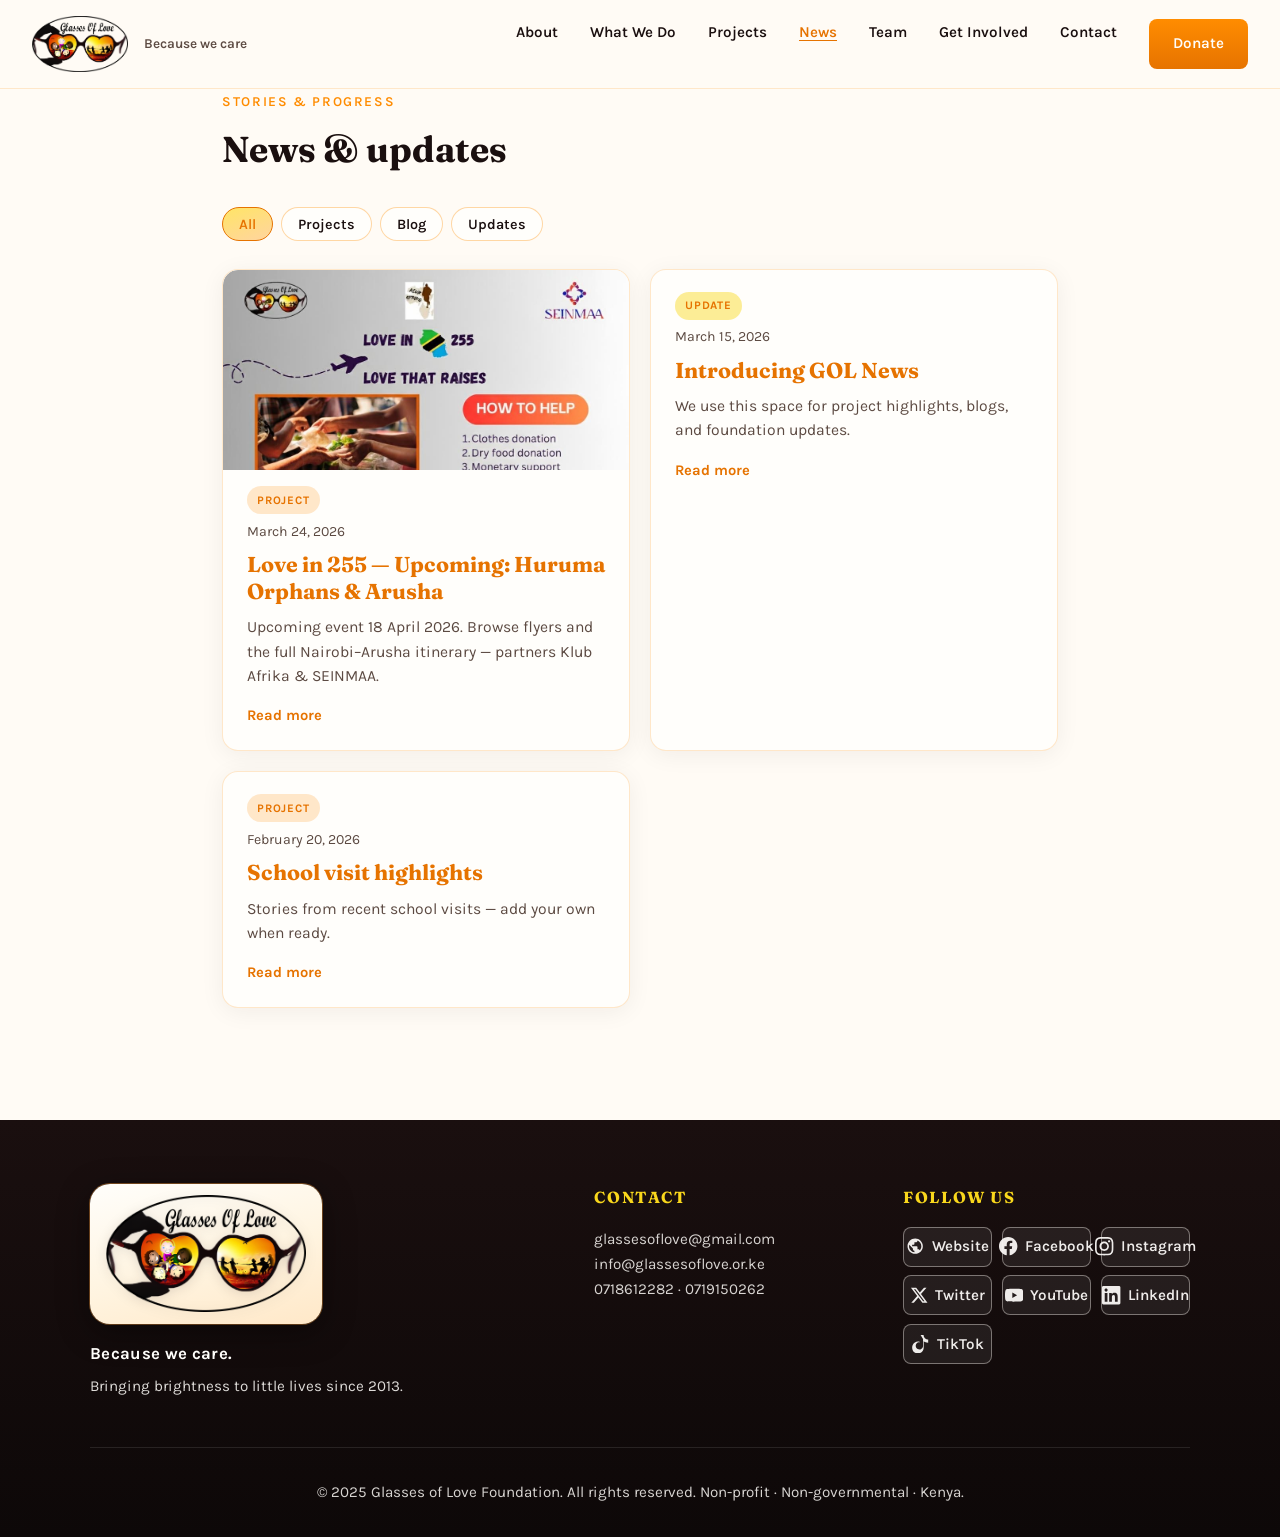
<file: news.html>
<!DOCTYPE html>
<html lang="en">
<head>
  <meta charset="UTF-8">
  <meta name="viewport" content="width=device-width, initial-scale=1.0">
  <title>News &amp; updates | Glasses of Love (GOL)</title>
  <link rel="preconnect" href="https://fonts.googleapis.com">
  <link rel="preconnect" href="https://fonts.gstatic.com" crossorigin>
  <link href="https://fonts.googleapis.com/css2?family=Dancing+Script:wght@600;700&family=Fraunces:ital,opsz,wght@0,9..144,400;0,9..144,600;0,9..144,700;1,9..144,400&family=Karla:ital,wght@0,400;0,600;0,700;1,400&display=swap" rel="stylesheet">
  <link rel="stylesheet" href="css/site.css">
</head>
<body id="top">
  <nav id="site-nav">
    <div class="nav-brand">
      <a href="index.html" class="logo-link" aria-label="Glasses of Love — Home">
        <img src="images/gol-logo.png" alt="" class="nav-logo" width="200" height="64" />
      </a>
      <span class="nav-tagline">Because we care</span>
    </div>
    <button type="button" class="nav-menu-toggle" id="nav-menu-toggle" aria-expanded="false" aria-controls="primary-nav" aria-label="Open menu">
      <span class="nav-menu-icon" aria-hidden="true"></span>
    </button>
    <ul class="nav-links" id="primary-nav">
      <li><a href="index.html#about">About</a></li>
      <li><a href="index.html#causes">What We Do</a></li>
      <li><a href="index.html#projects">Projects</a></li>
      <li><a href="news.html" aria-current="page">News</a></li>
      <li><a href="leadership.html">Team</a></li>
      <li><a href="index.html#help">Get Involved</a></li>
      <li><a href="index.html#contact">Contact</a></li>
      <li><a href="index.html#donate" class="btn">Donate</a></li>
    </ul>
  </nav>

  <main class="news-page">
    <span class="section-tag">Stories &amp; progress</span>
    <h1>News &amp; updates</h1>

    <div class="news-filters" id="news-filters" role="group" aria-label="Filter posts by type">
      <button type="button" class="news-filter is-active" data-filter="all" aria-pressed="true">All</button>
      <button type="button" class="news-filter" data-filter="project" aria-pressed="false">Projects</button>
      <button type="button" class="news-filter" data-filter="blog" aria-pressed="false">Blog</button>
      <button type="button" class="news-filter" data-filter="update" aria-pressed="false">Updates</button>
    </div>

    <p id="news-loading" class="news-loading">Loading posts…</p>
    <p id="news-error" class="news-error" hidden>
      Could not load the news list. Open this site through your host (e.g. GitHub Pages) or run a local server
      (<code class="news-code">python -m http.server</code> in the project folder) so <code class="news-code">data/news.json</code> can load.
    </p>
    <p id="news-empty" class="news-empty" hidden></p>

    <div id="news-list" class="news-list" aria-live="polite"></div>

    <noscript>
      <p class="news-noscript">
        JavaScript is off. Open posts from the <code class="news-code">news/</code> folder, e.g.
        <a href="news/love-in-255.html">Love in 255 (upcoming event)</a>,
        <a href="news/introducing-gol-news.html">Introducing GOL News</a>.
      </p>
    </noscript>
  </main>

  <footer class="footer">
    <div class="footer-inner">
      <div class="footer-grid">
        <div class="footer-about">
          <div class="footer-logo-wrap">
            <img src="images/gol-logo.png" alt="Glasses of Love" class="footer-logo" width="200" height="64" />
          </div>
          <p class="footer-tagline">
            <span class="footer-tagline-lead">Because we care.</span>
            <span class="footer-tagline-sub">Bringing brightness to little lives since 2013.</span>
          </p>
        </div>
        <div>
          <h3>Contact</h3>
          <p><a href="mailto:glassesoflove@gmail.com">glassesoflove@gmail.com</a></p>
          <p><a href="mailto:info@glassesoflove.or.ke">info@glassesoflove.or.ke</a></p>
          <p>0718612282 · 0719150262</p>
        </div>
        <div>
          <h3>Follow us</h3>
          <div class="footer-social-links">
            <a href="https://glassesoflove.or.ke/" class="footer-social-btn" target="_blank" rel="noopener noreferrer" aria-label="Website — opens in new tab">
              <svg viewBox="0 0 24 24" aria-hidden="true" focusable="false"><path d="M12 2C6.48 2 2 6.48 2 12s4.48 10 10 10 10-4.48 10-10S17.52 2 12 2zm-1 17.93c-3.95-.49-7-3.85-7-7.93 0-.62.08-1.21.21-1.79L9 15v1c0 1.1.9 2 2 2v1.93zm6.9-2.54c-.26-.81-1-1.39-1.9-1.39h-1v-3c0-.55-.45-1-1-1H8v-2h2c.55 0 1-.45 1-1V7h2c1.1 0 2-.9 2-2v-.41c2.93 1.19 5 4.06 5 7.41 0 2.08-.8 3.97-2.1 5.39z"/></svg>
              <span>Website</span>
            </a>
            <a href="https://web.facebook.com/glassesoflove/" class="footer-social-btn" target="_blank" rel="noopener noreferrer" aria-label="Facebook — opens in new tab">
              <svg viewBox="0 0 24 24" aria-hidden="true" focusable="false"><path d="M24 12.073c0-6.627-5.373-12-12-12s-12 5.373-12 12c0 5.99 4.388 10.954 10.125 11.854v-8.385H7.078v-3.47h3.047V9.43c0-3.007 1.792-4.669 4.533-4.669 1.312 0 2.686.235 2.686.235v2.953H15.83c-1.491 0-1.956.925-1.956 1.874v2.25h3.328l-.532 3.47h-2.796v8.385C19.612 23.027 24 18.062 24 12.073z"/></svg>
              <span>Facebook</span>
            </a>
            <a href="https://www.instagram.com/glassesoflove/" class="footer-social-btn" target="_blank" rel="noopener noreferrer" aria-label="Instagram — opens in new tab">
              <svg viewBox="0 0 24 24" aria-hidden="true" focusable="false"><path d="M12 2.163c3.204 0 3.584.012 4.85.07 3.252.148 4.771 1.691 4.919 4.919.058 1.265.069 1.645.069 4.849 0 3.205-.012 3.584-.069 4.849-.149 3.225-1.664 4.771-4.919 4.919-1.266.058-1.644.07-4.85.07-3.204 0-3.584-.012-4.849-.07-3.26-.149-4.771-1.699-4.919-4.92-.058-1.265-.069-1.644-.069-4.849 0-3.204.013-3.583.07-4.849.149-3.227 1.664-4.771 4.919-4.919 1.266-.057 1.645-.069 4.849-.069zm0-2.163c-3.259 0-3.667.014-4.947.072-4.358.2-6.78 2.618-6.98 6.98-.059 1.281-.073 1.689-.073 4.948 0 3.259.014 3.668.072 4.948.2 4.358 2.618 6.78 6.98 6.98 1.281.058 1.689.072 4.948.072 3.259 0 3.668-.014 4.948-.072 4.354-.2 6.782-2.618 6.979-6.98.059-1.28.073-1.689.073-4.948 0-3.259-.014-3.667-.072-4.947-.196-4.354-2.617-6.78-6.979-6.98-1.281-.059-1.69-.073-4.949-.073zm0 5.838c-3.403 0-6.162 2.759-6.162 6.162s2.759 6.163 6.162 6.163 6.162-2.759 6.162-6.163c0-3.403-2.759-6.162-6.162-6.162zm0 10.162c-2.209 0-4-1.79-4-4 0-2.209 1.791-4 4-4s4 1.791 4 4c0 2.21-1.791 4-4 4zm6.406-11.845c-.796 0-1.441.645-1.441 1.44s.645 1.44 1.441 1.44c.795 0 1.439-.645 1.439-1.44s-.644-1.44-1.439-1.44z"/></svg>
              <span>Instagram</span>
            </a>
            <a href="https://www.twitter.com/glassesoflove/" class="footer-social-btn" target="_blank" rel="noopener noreferrer" aria-label="X (Twitter) — opens in new tab">
              <svg viewBox="0 0 24 24" aria-hidden="true" focusable="false"><path d="M18.244 2.25h3.308l-7.227 8.26 8.502 11.24H16.17l-5.214-6.817L4.99 21.75H1.68l7.73-8.835L1.254 2.25H8.08l4.713 6.231zm-1.161 17.52h1.833L7.084 4.126H5.117z"/></svg>
              <span>Twitter</span>
            </a>
            <a href="https://www.youtube.com/channel/UCf4tm8Ky22AE4PtASxM4s6w/videos" class="footer-social-btn" target="_blank" rel="noopener noreferrer" aria-label="YouTube — opens in new tab">
              <svg viewBox="0 0 24 24" aria-hidden="true" focusable="false"><path d="M23.498 6.186a3.016 3.016 0 0 0-2.122-2.136C19.505 3.545 12 3.545 12 3.545s-7.505 0-9.377.505A3.017 3.017 0 0 0 .502 6.186C0 8.07 0 12 0 12s0 3.93.502 5.814a3.016 3.016 0 0 0 2.122 2.136c1.871.505 9.376.505 9.376.505s7.505 0 9.377-.505a3.015 3.015 0 0 0 2.122-2.136C24 15.93 24 12 24 12s0-3.93-.502-5.814zM9.545 15.568V8.432L15.818 12l-6.273 3.568z"/></svg>
              <span>YouTube</span>
            </a>
            <a href="https://www.linkedin.com/company/glassesoflove" class="footer-social-btn" target="_blank" rel="noopener noreferrer" aria-label="LinkedIn — opens in new tab">
              <svg viewBox="0 0 24 24" aria-hidden="true" focusable="false"><path d="M20.447 20.452h-3.554v-5.569c0-1.328-.027-3.037-1.852-3.037-1.853 0-2.136 1.445-2.136 2.939v5.667H9.351V9h3.414v1.561h.046c.477-.9 1.637-1.85 3.37-1.85 3.601 0 4.267 2.37 4.267 5.455v6.286zM5.337 7.433c-1.144 0-2.063-.926-2.063-2.065 0-1.138.92-2.063 2.063-2.063 1.14 0 2.064.925 2.064 2.063 0 1.139-.925 2.065-2.064 2.065zm1.782 13.019H3.555V9h3.564v11.452zM22.225 0H1.771C.792 0 0 .774 0 1.729v20.542C0 23.227.792 24 1.771 24h20.451C23.2 24 24 23.227 24 22.271V1.729C24 .774 23.2 0 22.222 0h.003z"/></svg>
              <span>LinkedIn</span>
            </a>
            <a href="https://www.tiktok.com/@glassesoflove.gol" class="footer-social-btn" target="_blank" rel="noopener noreferrer" aria-label="TikTok — opens in new tab">
              <svg viewBox="0 0 24 24" aria-hidden="true" focusable="false"><path d="M12.525.02c1.31-.02 2.61-.01 3.91-.02.08 1.53.63 3.09 1.75 4.17 1.12 1.11 2.7 1.62 4.24 1.79v4.03c-1.44-.05-2.89-.35-4.2-.97-.57-.26-1.1-.59-1.62-.93-.01 2.92.01 5.84-.02 8.75-.08 1.4-.54 2.79-1.35 3.94-1.31 1.92-3.58 3.17-5.91 3.3-2.96.12-5.89-1.47-7.08-4.2-.6-1.3-.8-2.77-.7-4.2.14-2.4 1.52-4.72 3.55-5.98 1.93-1.19 4.42-1.35 6.56-.66V9.5c-1.57-.43-3.45.17-4.45 1.49-.85 1.11-1.2 2.56-.95 3.95.22 1.38 1.13 2.62 2.4 3.28 1.3.68 2.9.8 4.25.3 1.23-.46 2.13-1.48 2.55-2.76.2-.62.28-1.28.26-1.94-.01-2.86 0-5.72-.02-8.58z"/></svg>
              <span>TikTok</span>
            </a>
          </div>
        </div>
      </div>
      <div class="footer-bottom">
        <p>© 2025 Glasses of Love Foundation. All rights reserved. Non-profit · Non-governmental · Kenya.</p>
      </div>
    </div>
  </footer>

  <script src="js/news-list.js" defer></script>
  <script>
    (function() {
      var nav = document.getElementById('site-nav');
      var toggle = document.getElementById('nav-menu-toggle');
      var menu = document.getElementById('primary-nav');
      if (!nav || !toggle || !menu) return;

      function setOpen(open) {
        nav.classList.toggle('nav-is-open', open);
        toggle.setAttribute('aria-expanded', open);
        toggle.setAttribute('aria-label', open ? 'Close menu' : 'Open menu');
      }

      toggle.addEventListener('click', function() {
        setOpen(!nav.classList.contains('nav-is-open'));
      });

      menu.querySelectorAll('a').forEach(function(link) {
        link.addEventListener('click', function() {
          setOpen(false);
        });
      });

      document.addEventListener('keydown', function(e) {
        if (e.key === 'Escape' && nav.classList.contains('nav-is-open')) {
          setOpen(false);
        }
      });
    })();
  </script>
</body>
</html>
</file>
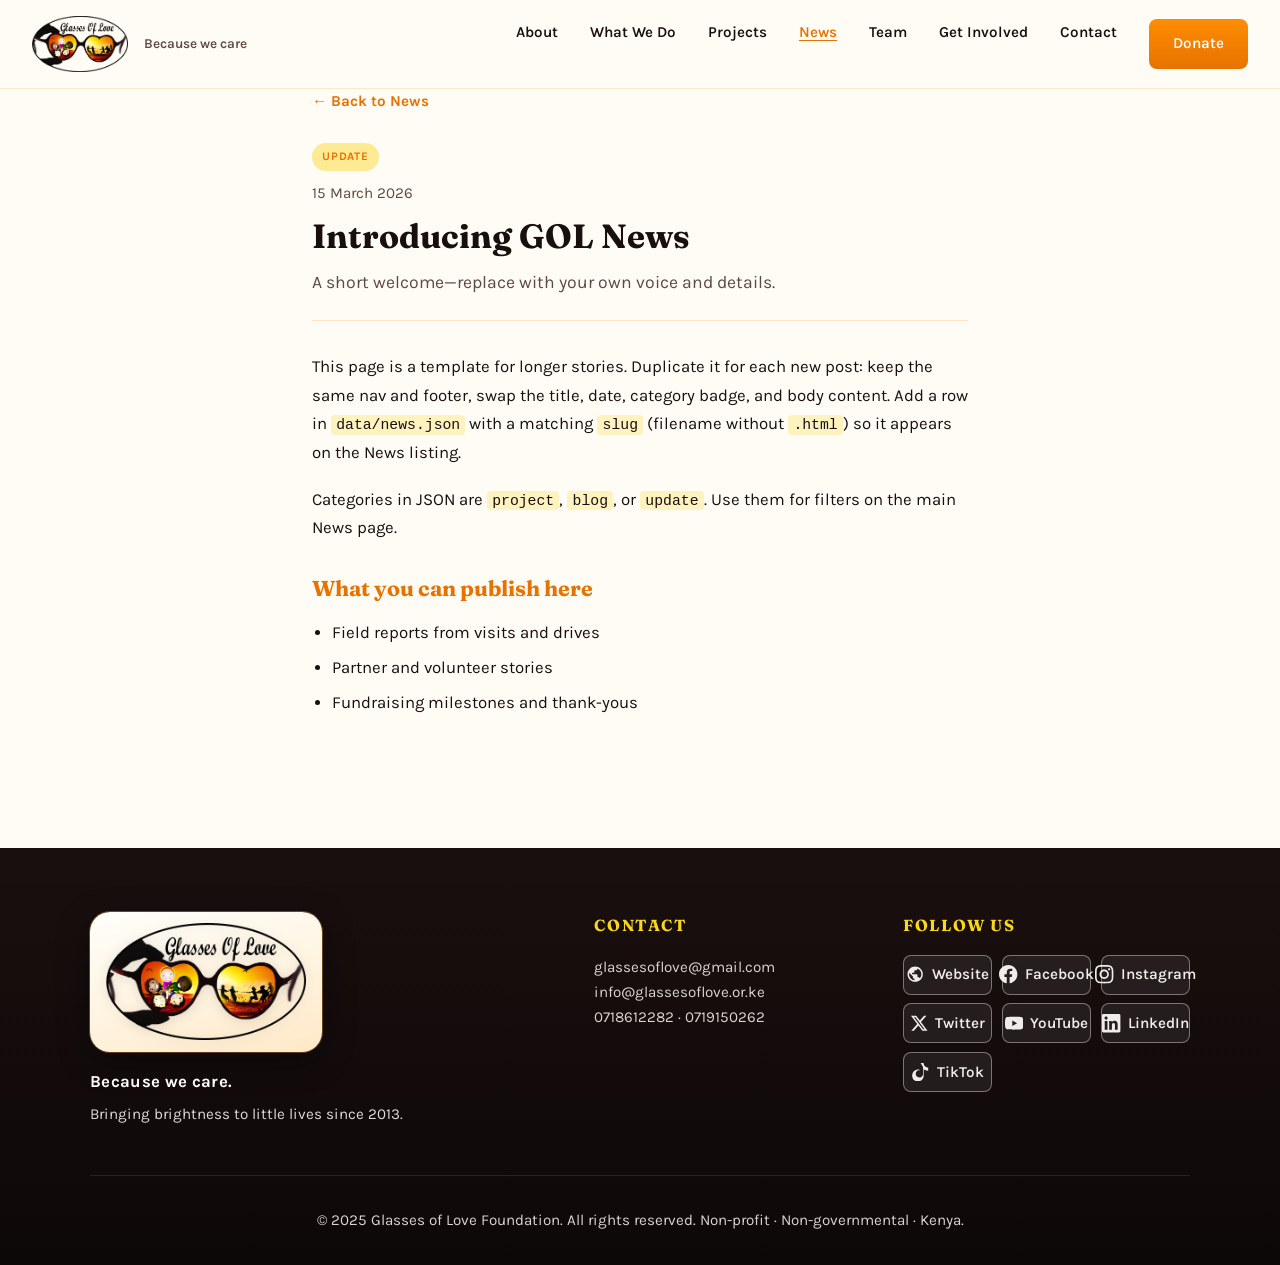
<file: news/introducing-gol-news.html>
<!DOCTYPE html>
<html lang="en">
<head>
  <meta charset="UTF-8">
  <meta name="viewport" content="width=device-width, initial-scale=1.0">
  <title>Introducing GOL News | Glasses of Love (GOL)</title>
  <link rel="preconnect" href="https://fonts.googleapis.com">
  <link rel="preconnect" href="https://fonts.gstatic.com" crossorigin>
  <link href="https://fonts.googleapis.com/css2?family=Dancing+Script:wght@600;700&family=Fraunces:ital,opsz,wght@0,9..144,400;0,9..144,600;0,9..144,700;1,9..144,400&family=Karla:ital,wght@0,400;0,600;0,700;1,400&display=swap" rel="stylesheet">
  <link rel="stylesheet" href="../css/site.css">
</head>
<body id="top">
  <nav id="site-nav">
    <div class="nav-brand">
      <a href="../index.html" class="logo-link" aria-label="Glasses of Love — Home">
        <img src="../images/gol-logo.png" alt="" class="nav-logo" width="200" height="64" />
      </a>
      <span class="nav-tagline">Because we care</span>
    </div>
    <button type="button" class="nav-menu-toggle" id="nav-menu-toggle" aria-expanded="false" aria-controls="primary-nav" aria-label="Open menu">
      <span class="nav-menu-icon" aria-hidden="true"></span>
    </button>
    <ul class="nav-links" id="primary-nav">
      <li><a href="../index.html#about">About</a></li>
      <li><a href="../index.html#causes">What We Do</a></li>
      <li><a href="../index.html#projects">Projects</a></li>
      <li><a href="../news.html" aria-current="page">News</a></li>
      <li><a href="../leadership.html">Team</a></li>
      <li><a href="../index.html#help">Get Involved</a></li>
      <li><a href="../index.html#contact">Contact</a></li>
      <li><a href="../index.html#donate" class="btn">Donate</a></li>
    </ul>
  </nav>

  <article class="article-page">
    <a href="../news.html" class="article-back">← Back to News</a>
    <header class="article-header">
      <span class="news-category news-category--update">Update</span>
      <time class="article-date" datetime="2026-03-15">15 March 2026</time>
      <h1>Introducing GOL News</h1>
      <p class="article-deck">A short welcome—replace with your own voice and details.</p>
    </header>
    <div class="article-body">
      <p>
        This page is a template for longer stories. Duplicate it for each new post: keep the same nav and footer,
        swap the title, date, category badge, and body content. Add a row in <code class="news-code">data/news.json</code>
        with a matching <code class="news-code">slug</code> (filename without <code class="news-code">.html</code>) so it appears on the News listing.
      </p>
      <p>
        Categories in JSON are <code class="news-code">project</code>, <code class="news-code">blog</code>, or
        <code class="news-code">update</code>. Use them for filters on the main News page.
      </p>
      <h2>What you can publish here</h2>
      <ul>
        <li>Field reports from visits and drives</li>
        <li>Partner and volunteer stories</li>
        <li>Fundraising milestones and thank-yous</li>
      </ul>
    </div>
  </article>

  <footer class="footer">
    <div class="footer-inner">
      <div class="footer-grid">
        <div class="footer-about">
          <div class="footer-logo-wrap">
            <img src="../images/gol-logo.png" alt="Glasses of Love" class="footer-logo" width="200" height="64" />
          </div>
          <p class="footer-tagline">
            <span class="footer-tagline-lead">Because we care.</span>
            <span class="footer-tagline-sub">Bringing brightness to little lives since 2013.</span>
          </p>
        </div>
        <div>
          <h3>Contact</h3>
          <p><a href="mailto:glassesoflove@gmail.com">glassesoflove@gmail.com</a></p>
          <p><a href="mailto:info@glassesoflove.or.ke">info@glassesoflove.or.ke</a></p>
          <p>0718612282 · 0719150262</p>
        </div>
        <div>
          <h3>Follow us</h3>
          <div class="footer-social-links">
            <a href="https://glassesoflove.or.ke/" class="footer-social-btn" target="_blank" rel="noopener noreferrer" aria-label="Website — opens in new tab">
              <svg viewBox="0 0 24 24" aria-hidden="true" focusable="false"><path d="M12 2C6.48 2 2 6.48 2 12s4.48 10 10 10 10-4.48 10-10S17.52 2 12 2zm-1 17.93c-3.95-.49-7-3.85-7-7.93 0-.62.08-1.21.21-1.79L9 15v1c0 1.1.9 2 2 2v1.93zm6.9-2.54c-.26-.81-1-1.39-1.9-1.39h-1v-3c0-.55-.45-1-1-1H8v-2h2c.55 0 1-.45 1-1V7h2c1.1 0 2-.9 2-2v-.41c2.93 1.19 5 4.06 5 7.41 0 2.08-.8 3.97-2.1 5.39z"/></svg>
              <span>Website</span>
            </a>
            <a href="https://web.facebook.com/glassesoflove/" class="footer-social-btn" target="_blank" rel="noopener noreferrer" aria-label="Facebook — opens in new tab">
              <svg viewBox="0 0 24 24" aria-hidden="true" focusable="false"><path d="M24 12.073c0-6.627-5.373-12-12-12s-12 5.373-12 12c0 5.99 4.388 10.954 10.125 11.854v-8.385H7.078v-3.47h3.047V9.43c0-3.007 1.792-4.669 4.533-4.669 1.312 0 2.686.235 2.686.235v2.953H15.83c-1.491 0-1.956.925-1.956 1.874v2.25h3.328l-.532 3.47h-2.796v8.385C19.612 23.027 24 18.062 24 12.073z"/></svg>
              <span>Facebook</span>
            </a>
            <a href="https://www.instagram.com/glassesoflove/" class="footer-social-btn" target="_blank" rel="noopener noreferrer" aria-label="Instagram — opens in new tab">
              <svg viewBox="0 0 24 24" aria-hidden="true" focusable="false"><path d="M12 2.163c3.204 0 3.584.012 4.85.07 3.252.148 4.771 1.691 4.919 4.919.058 1.265.069 1.645.069 4.849 0 3.205-.012 3.584-.069 4.849-.149 3.225-1.664 4.771-4.919 4.919-1.266.058-1.644.07-4.85.07-3.204 0-3.584-.012-4.849-.07-3.26-.149-4.771-1.699-4.919-4.92-.058-1.265-.069-1.644-.069-4.849 0-3.204.013-3.583.07-4.849.149-3.227 1.664-4.771 4.919-4.919 1.266-.057 1.645-.069 4.849-.069zm0-2.163c-3.259 0-3.667.014-4.947.072-4.358.2-6.78 2.618-6.98 6.98-.059 1.281-.073 1.689-.073 4.948 0 3.259.014 3.668.072 4.948.2 4.358 2.618 6.78 6.98 6.98 1.281.058 1.689.072 4.948.072 3.259 0 3.668-.014 4.948-.072 4.354-.2 6.782-2.618 6.979-6.98.059-1.28.073-1.689.073-4.948 0-3.259-.014-3.667-.072-4.947-.196-4.354-2.617-6.78-6.979-6.98-1.281-.059-1.69-.073-4.949-.073zm0 5.838c-3.403 0-6.162 2.759-6.162 6.162s2.759 6.163 6.162 6.163 6.162-2.759 6.162-6.163c0-3.403-2.759-6.162-6.162-6.162zm0 10.162c-2.209 0-4-1.79-4-4 0-2.209 1.791-4 4-4s4 1.791 4 4c0 2.21-1.791 4-4 4zm6.406-11.845c-.796 0-1.441.645-1.441 1.44s.645 1.44 1.441 1.44c.795 0 1.439-.645 1.439-1.44s-.644-1.44-1.439-1.44z"/></svg>
              <span>Instagram</span>
            </a>
            <a href="https://www.twitter.com/glassesoflove/" class="footer-social-btn" target="_blank" rel="noopener noreferrer" aria-label="X (Twitter) — opens in new tab">
              <svg viewBox="0 0 24 24" aria-hidden="true" focusable="false"><path d="M18.244 2.25h3.308l-7.227 8.26 8.502 11.24H16.17l-5.214-6.817L4.99 21.75H1.68l7.73-8.835L1.254 2.25H8.08l4.713 6.231zm-1.161 17.52h1.833L7.084 4.126H5.117z"/></svg>
              <span>Twitter</span>
            </a>
            <a href="https://www.youtube.com/channel/UCf4tm8Ky22AE4PtASxM4s6w/videos" class="footer-social-btn" target="_blank" rel="noopener noreferrer" aria-label="YouTube — opens in new tab">
              <svg viewBox="0 0 24 24" aria-hidden="true" focusable="false"><path d="M23.498 6.186a3.016 3.016 0 0 0-2.122-2.136C19.505 3.545 12 3.545 12 3.545s-7.505 0-9.377.505A3.017 3.017 0 0 0 .502 6.186C0 8.07 0 12 0 12s0 3.93.502 5.814a3.016 3.016 0 0 0 2.122 2.136c1.871.505 9.376.505 9.376.505s7.505 0 9.377-.505a3.015 3.015 0 0 0 2.122-2.136C24 15.93 24 12 24 12s0-3.93-.502-5.814zM9.545 15.568V8.432L15.818 12l-6.273 3.568z"/></svg>
              <span>YouTube</span>
            </a>
            <a href="https://www.linkedin.com/company/glassesoflove" class="footer-social-btn" target="_blank" rel="noopener noreferrer" aria-label="LinkedIn — opens in new tab">
              <svg viewBox="0 0 24 24" aria-hidden="true" focusable="false"><path d="M20.447 20.452h-3.554v-5.569c0-1.328-.027-3.037-1.852-3.037-1.853 0-2.136 1.445-2.136 2.939v5.667H9.351V9h3.414v1.561h.046c.477-.9 1.637-1.85 3.37-1.85 3.601 0 4.267 2.37 4.267 5.455v6.286zM5.337 7.433c-1.144 0-2.063-.926-2.063-2.065 0-1.138.92-2.063 2.063-2.063 1.14 0 2.064.925 2.064 2.063 0 1.139-.925 2.065-2.064 2.065zm1.782 13.019H3.555V9h3.564v11.452zM22.225 0H1.771C.792 0 0 .774 0 1.729v20.542C0 23.227.792 24 1.771 24h20.451C23.2 24 24 23.227 24 22.271V1.729C24 .774 23.2 0 22.222 0h.003z"/></svg>
              <span>LinkedIn</span>
            </a>
            <a href="https://www.tiktok.com/@glassesoflove.gol" class="footer-social-btn" target="_blank" rel="noopener noreferrer" aria-label="TikTok — opens in new tab">
              <svg viewBox="0 0 24 24" aria-hidden="true" focusable="false"><path d="M12.525.02c1.31-.02 2.61-.01 3.91-.02.08 1.53.63 3.09 1.75 4.17 1.12 1.11 2.7 1.62 4.24 1.79v4.03c-1.44-.05-2.89-.35-4.2-.97-.57-.26-1.1-.59-1.62-.93-.01 2.92.01 5.84-.02 8.75-.08 1.4-.54 2.79-1.35 3.94-1.31 1.92-3.58 3.17-5.91 3.3-2.96.12-5.89-1.47-7.08-4.2-.6-1.3-.8-2.77-.7-4.2.14-2.4 1.52-4.72 3.55-5.98 1.93-1.19 4.42-1.35 6.56-.66V9.5c-1.57-.43-3.45.17-4.45 1.49-.85 1.11-1.2 2.56-.95 3.95.22 1.38 1.13 2.62 2.4 3.28 1.3.68 2.9.8 4.25.3 1.23-.46 2.13-1.48 2.55-2.76.2-.62.28-1.28.26-1.94-.01-2.86 0-5.72-.02-8.58z"/></svg>
              <span>TikTok</span>
            </a>
          </div>
        </div>
      </div>
      <div class="footer-bottom">
        <p>© 2025 Glasses of Love Foundation. All rights reserved. Non-profit · Non-governmental · Kenya.</p>
      </div>
    </div>
  </footer>

  <script>
    (function() {
      var nav = document.getElementById('site-nav');
      var toggle = document.getElementById('nav-menu-toggle');
      var menu = document.getElementById('primary-nav');
      if (!nav || !toggle || !menu) return;

      function setOpen(open) {
        nav.classList.toggle('nav-is-open', open);
        toggle.setAttribute('aria-expanded', open);
        toggle.setAttribute('aria-label', open ? 'Close menu' : 'Open menu');
      }

      toggle.addEventListener('click', function() {
        setOpen(!nav.classList.contains('nav-is-open'));
      });

      menu.querySelectorAll('a').forEach(function(link) {
        link.addEventListener('click', function() {
          setOpen(false);
        });
      });

      document.addEventListener('keydown', function(e) {
        if (e.key === 'Escape' && nav.classList.contains('nav-is-open')) {
          setOpen(false);
        }
      });
    })();
  </script>
</body>
</html>
</file>
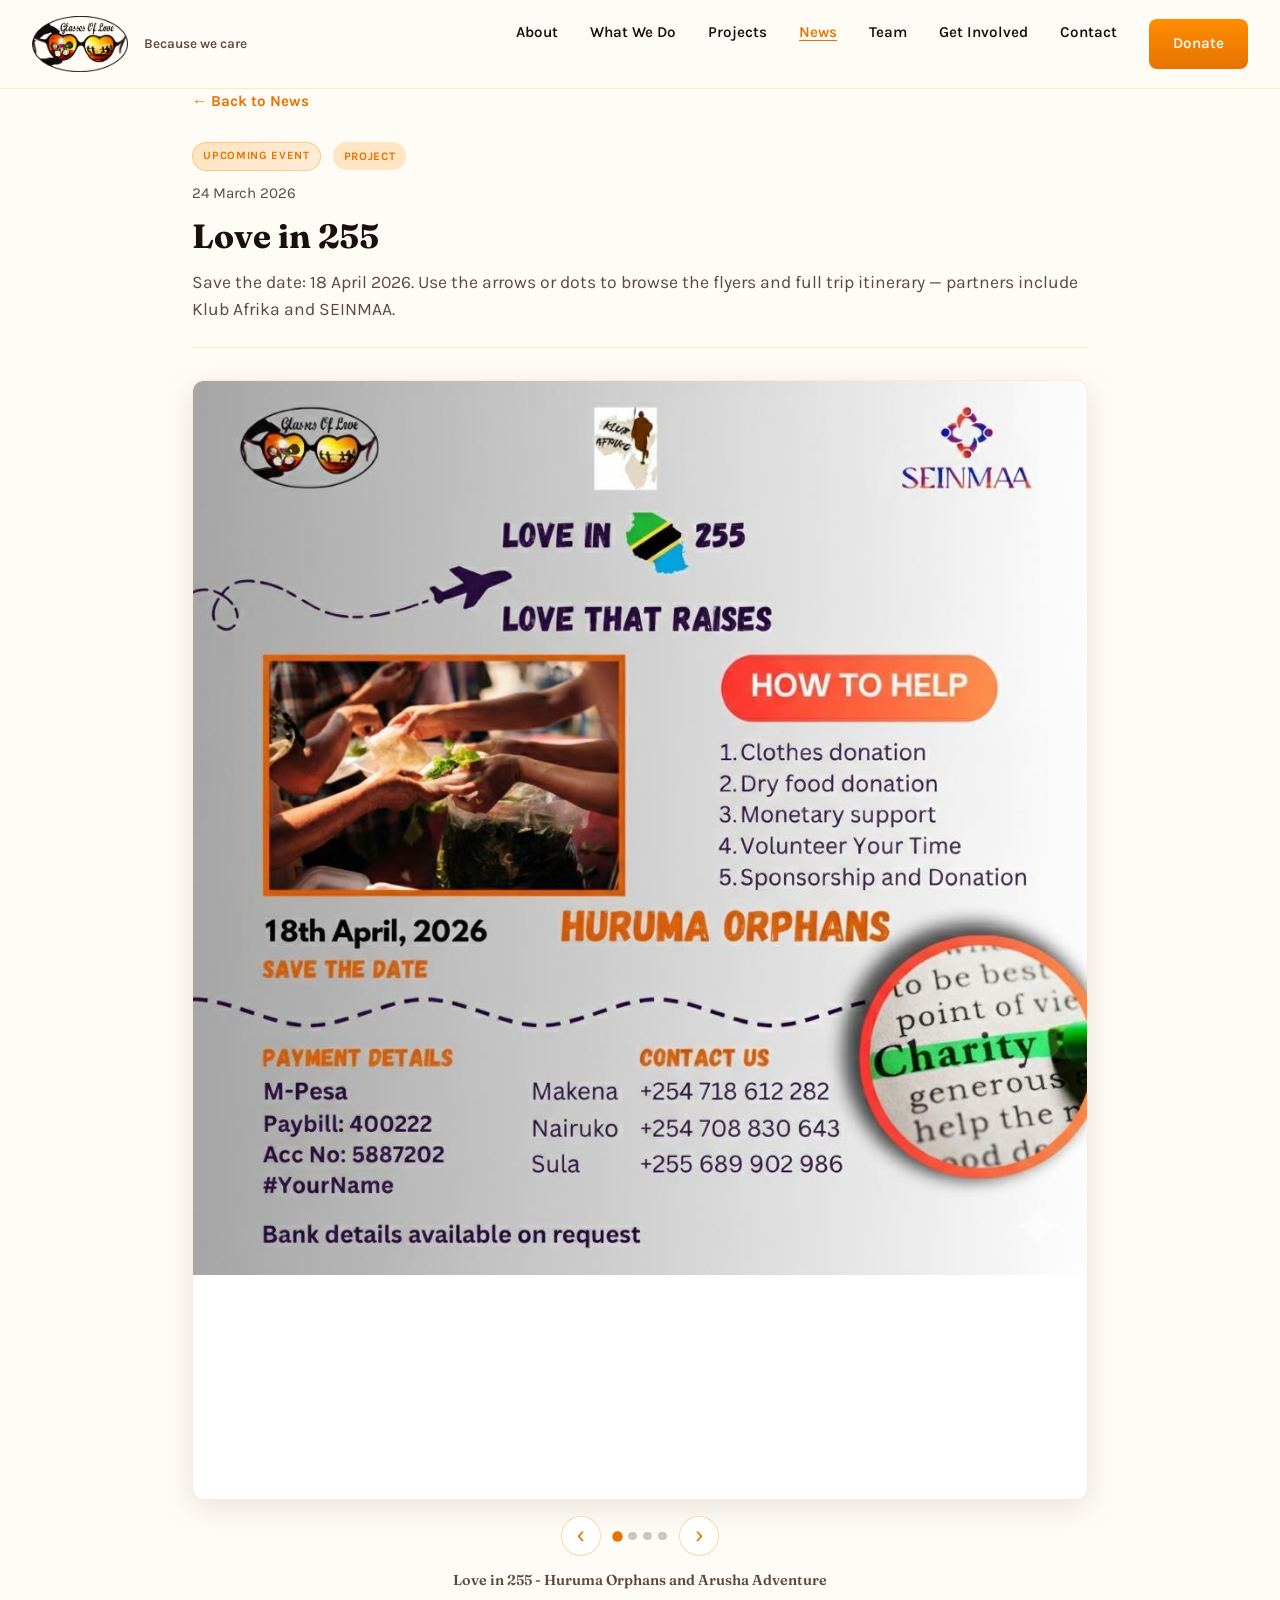
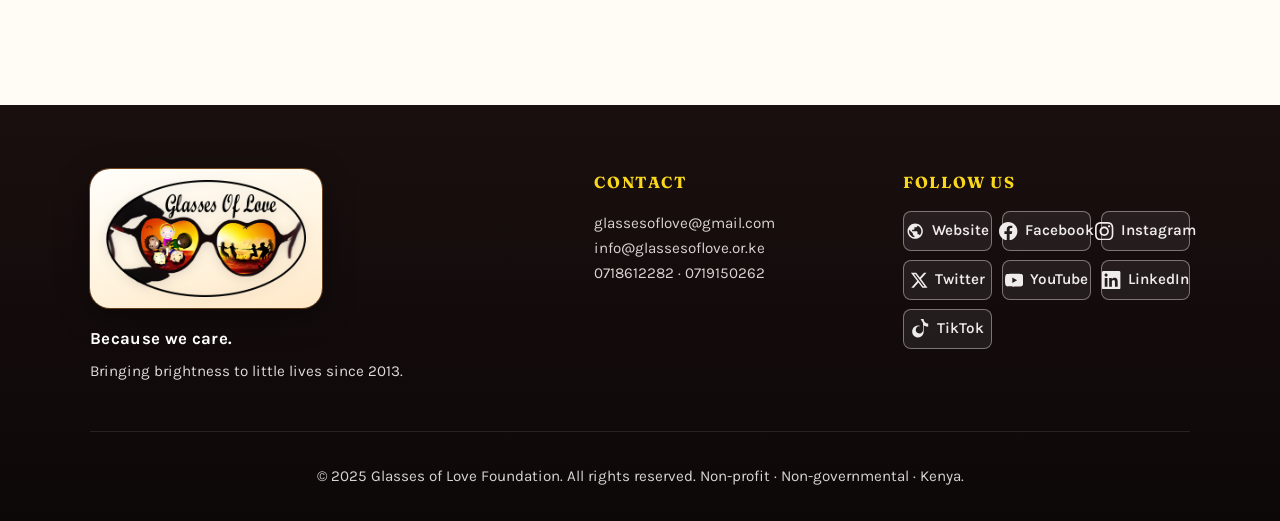
<file: news/love-in-255.html>
<!DOCTYPE html>
<html lang="en">
<head>
  <meta charset="UTF-8">
  <meta name="viewport" content="width=device-width, initial-scale=1.0">
  <title>Love in 255 — Huruma Orphans &amp; Arusha | Glasses of Love (GOL)</title>
  <link rel="preconnect" href="https://fonts.googleapis.com">
  <link rel="preconnect" href="https://fonts.gstatic.com" crossorigin>
  <link href="https://fonts.googleapis.com/css2?family=Dancing+Script:wght@600;700&family=Fraunces:ital,opsz,wght@0,9..144,400;0,9..144,600;0,9..144,700;1,9..144,400&family=Karla:ital,wght@0,400;0,600;0,700;1,400&display=swap" rel="stylesheet">
  <link rel="stylesheet" href="../css/site.css">
</head>
<body id="top">
  <nav id="site-nav">
    <div class="nav-brand">
      <a href="../index.html" class="logo-link" aria-label="Glasses of Love — Home">
        <img src="../images/gol-logo.png" alt="" class="nav-logo" width="200" height="64" />
      </a>
      <span class="nav-tagline">Because we care</span>
    </div>
    <button type="button" class="nav-menu-toggle" id="nav-menu-toggle" aria-expanded="false" aria-controls="primary-nav" aria-label="Open menu">
      <span class="nav-menu-icon" aria-hidden="true"></span>
    </button>
    <ul class="nav-links" id="primary-nav">
      <li><a href="../index.html#about">About</a></li>
      <li><a href="../index.html#causes">What We Do</a></li>
      <li><a href="../index.html#projects">Projects</a></li>
      <li><a href="../news.html" aria-current="page">News</a></li>
      <li><a href="../leadership.html">Team</a></li>
      <li><a href="../index.html#help">Get Involved</a></li>
      <li><a href="../index.html#contact">Contact</a></li>
      <li><a href="../index.html#donate" class="btn">Donate</a></li>
    </ul>
  </nav>

  <article class="article-page article-page--flyer">
    <a href="../news.html" class="article-back">← Back to News</a>
    <header class="article-header">
      <div class="article-header-badges">
        <span class="event-upcoming-pill">Upcoming event</span>
        <span class="news-category news-category--project">Project</span>
      </div>
      <time class="article-date" datetime="2026-03-24">24 March 2026</time>
      <h1>Love in 255</h1>
      <p class="article-deck">Save the date: 18 April 2026. Use the arrows or dots to browse the flyers and full trip itinerary — partners include Klub Afrika and SEINMAA.</p>
    </header>
    <div class="article-body">
      <figure class="article-flyer event-slider-figure">
        <div class="event-slider" data-event-slider>
          <div class="event-slider-viewport" role="region" aria-roledescription="carousel" aria-label="Love in 255 flyers and itinerary">
            <div class="event-slider-track">
              <div class="event-slider-slide">
                <img src="../images/news/love-in-255-flyer.png" alt="Love in 255 promotional flyer: Huruma Orphans, partners Glasses of Love, Klub Afrika, and SEINMAA. How to help, date, and contacts." width="960" height="960" loading="eager" />
              </div>
              <div class="event-slider-slide">
                <img src="../images/news/love-in-255-itinerary.png" alt="Love in 255 trip itinerary: daily schedule, pricing, inclusions, and payment deadlines for the April 2026 visit." width="960" height="960" loading="lazy" />
              </div>
              <div class="event-slider-slide">
                <img src="../images/news/love-in-255-klub-afrika.png" alt="Love in 255 promotional poster with Klub Afrika branding and event details." width="960" height="960" loading="lazy" />
              </div>
              <div class="event-slider-slide">
                <img src="../images/news/love-in-255-seinmaa.png" alt="Love in 255 promotional poster with SEINMAA branding and event details." width="960" height="960" loading="lazy" />
              </div>
            </div>
          </div>
          <div class="event-slider-controls">
            <button type="button" class="event-slider-btn event-slider-prev" aria-label="Previous slide">
              <span aria-hidden="true">‹</span>
            </button>
            <div class="event-slider-dots"></div>
            <button type="button" class="event-slider-btn event-slider-next" aria-label="Next slide">
              <span aria-hidden="true">›</span>
            </button>
          </div>
        </div>
        <figcaption class="event-slider-caption">Love in 255 - Huruma Orphans and Arusha Adventure</figcaption>
      </figure>
    </div>
  </article>

  <footer class="footer">
    <div class="footer-inner">
      <div class="footer-grid">
        <div class="footer-about">
          <div class="footer-logo-wrap">
            <img src="../images/gol-logo.png" alt="Glasses of Love" class="footer-logo" width="200" height="64" />
          </div>
          <p class="footer-tagline">
            <span class="footer-tagline-lead">Because we care.</span>
            <span class="footer-tagline-sub">Bringing brightness to little lives since 2013.</span>
          </p>
        </div>
        <div>
          <h3>Contact</h3>
          <p><a href="mailto:glassesoflove@gmail.com">glassesoflove@gmail.com</a></p>
          <p><a href="mailto:info@glassesoflove.or.ke">info@glassesoflove.or.ke</a></p>
          <p>0718612282 · 0719150262</p>
        </div>
        <div>
          <h3>Follow us</h3>
          <div class="footer-social-links">
            <a href="https://glassesoflove.or.ke/" class="footer-social-btn" target="_blank" rel="noopener noreferrer" aria-label="Website — opens in new tab">
              <svg viewBox="0 0 24 24" aria-hidden="true" focusable="false"><path d="M12 2C6.48 2 2 6.48 2 12s4.48 10 10 10 10-4.48 10-10S17.52 2 12 2zm-1 17.93c-3.95-.49-7-3.85-7-7.93 0-.62.08-1.21.21-1.79L9 15v1c0 1.1.9 2 2 2v1.93zm6.9-2.54c-.26-.81-1-1.39-1.9-1.39h-1v-3c0-.55-.45-1-1-1H8v-2h2c.55 0 1-.45 1-1V7h2c1.1 0 2-.9 2-2v-.41c2.93 1.19 5 4.06 5 7.41 0 2.08-.8 3.97-2.1 5.39z"/></svg>
              <span>Website</span>
            </a>
            <a href="https://web.facebook.com/glassesoflove/" class="footer-social-btn" target="_blank" rel="noopener noreferrer" aria-label="Facebook — opens in new tab">
              <svg viewBox="0 0 24 24" aria-hidden="true" focusable="false"><path d="M24 12.073c0-6.627-5.373-12-12-12s-12 5.373-12 12c0 5.99 4.388 10.954 10.125 11.854v-8.385H7.078v-3.47h3.047V9.43c0-3.007 1.792-4.669 4.533-4.669 1.312 0 2.686.235 2.686.235v2.953H15.83c-1.491 0-1.956.925-1.956 1.874v2.25h3.328l-.532 3.47h-2.796v8.385C19.612 23.027 24 18.062 24 12.073z"/></svg>
              <span>Facebook</span>
            </a>
            <a href="https://www.instagram.com/glassesoflove/" class="footer-social-btn" target="_blank" rel="noopener noreferrer" aria-label="Instagram — opens in new tab">
              <svg viewBox="0 0 24 24" aria-hidden="true" focusable="false"><path d="M12 2.163c3.204 0 3.584.012 4.85.07 3.252.148 4.771 1.691 4.919 4.919.058 1.265.069 1.645.069 4.849 0 3.205-.012 3.584-.069 4.849-.149 3.225-1.664 4.771-4.919 4.919-1.266.058-1.644.07-4.85.07-3.204 0-3.584-.012-4.849-.07-3.26-.149-4.771-1.699-4.919-4.92-.058-1.265-.069-1.644-.069-4.849 0-3.204.013-3.583.07-4.849.149-3.227 1.664-4.771 4.919-4.919 1.266-.057 1.645-.069 4.849-.069zm0-2.163c-3.259 0-3.667.014-4.947.072-4.358.2-6.78 2.618-6.98 6.98-.059 1.281-.073 1.689-.073 4.948 0 3.259.014 3.668.072 4.948.2 4.358 2.618 6.78 6.98 6.98 1.281.058 1.689.072 4.948.072 3.259 0 3.668-.014 4.948-.072 4.354-.2 6.782-2.618 6.979-6.98.059-1.28.073-1.689.073-4.948 0-3.259-.014-3.667-.072-4.947-.196-4.354-2.617-6.78-6.979-6.98-1.281-.059-1.69-.073-4.949-.073zm0 5.838c-3.403 0-6.162 2.759-6.162 6.162s2.759 6.163 6.162 6.163 6.162-2.759 6.162-6.163c0-3.403-2.759-6.162-6.162-6.162zm0 10.162c-2.209 0-4-1.79-4-4 0-2.209 1.791-4 4-4s4 1.791 4 4c0 2.21-1.791 4-4 4zm6.406-11.845c-.796 0-1.441.645-1.441 1.44s.645 1.44 1.441 1.44c.795 0 1.439-.645 1.439-1.44s-.644-1.44-1.439-1.44z"/></svg>
              <span>Instagram</span>
            </a>
            <a href="https://www.twitter.com/glassesoflove/" class="footer-social-btn" target="_blank" rel="noopener noreferrer" aria-label="X (Twitter) — opens in new tab">
              <svg viewBox="0 0 24 24" aria-hidden="true" focusable="false"><path d="M18.244 2.25h3.308l-7.227 8.26 8.502 11.24H16.17l-5.214-6.817L4.99 21.75H1.68l7.73-8.835L1.254 2.25H8.08l4.713 6.231zm-1.161 17.52h1.833L7.084 4.126H5.117z"/></svg>
              <span>Twitter</span>
            </a>
            <a href="https://www.youtube.com/channel/UCf4tm8Ky22AE4PtASxM4s6w/videos" class="footer-social-btn" target="_blank" rel="noopener noreferrer" aria-label="YouTube — opens in new tab">
              <svg viewBox="0 0 24 24" aria-hidden="true" focusable="false"><path d="M23.498 6.186a3.016 3.016 0 0 0-2.122-2.136C19.505 3.545 12 3.545 12 3.545s-7.505 0-9.377.505A3.017 3.017 0 0 0 .502 6.186C0 8.07 0 12 0 12s0 3.93.502 5.814a3.016 3.016 0 0 0 2.122 2.136c1.871.505 9.376.505 9.376.505s7.505 0 9.377-.505a3.015 3.015 0 0 0 2.122-2.136C24 15.93 24 12 24 12s0-3.93-.502-5.814zM9.545 15.568V8.432L15.818 12l-6.273 3.568z"/></svg>
              <span>YouTube</span>
            </a>
            <a href="https://www.linkedin.com/company/glassesoflove" class="footer-social-btn" target="_blank" rel="noopener noreferrer" aria-label="LinkedIn — opens in new tab">
              <svg viewBox="0 0 24 24" aria-hidden="true" focusable="false"><path d="M20.447 20.452h-3.554v-5.569c0-1.328-.027-3.037-1.852-3.037-1.853 0-2.136 1.445-2.136 2.939v5.667H9.351V9h3.414v1.561h.046c.477-.9 1.637-1.85 3.37-1.85 3.601 0 4.267 2.37 4.267 5.455v6.286zM5.337 7.433c-1.144 0-2.063-.926-2.063-2.065 0-1.138.92-2.063 2.063-2.063 1.14 0 2.064.925 2.064 2.063 0 1.139-.925 2.065-2.064 2.065zm1.782 13.019H3.555V9h3.564v11.452zM22.225 0H1.771C.792 0 0 .774 0 1.729v20.542C0 23.227.792 24 1.771 24h20.451C23.2 24 24 23.227 24 22.271V1.729C24 .774 23.2 0 22.222 0h.003z"/></svg>
              <span>LinkedIn</span>
            </a>
            <a href="https://www.tiktok.com/@glassesoflove.gol" class="footer-social-btn" target="_blank" rel="noopener noreferrer" aria-label="TikTok — opens in new tab">
              <svg viewBox="0 0 24 24" aria-hidden="true" focusable="false"><path d="M12.525.02c1.31-.02 2.61-.01 3.91-.02.08 1.53.63 3.09 1.75 4.17 1.12 1.11 2.7 1.62 4.24 1.79v4.03c-1.44-.05-2.89-.35-4.2-.97-.57-.26-1.1-.59-1.62-.93-.01 2.92.01 5.84-.02 8.75-.08 1.4-.54 2.79-1.35 3.94-1.31 1.92-3.58 3.17-5.91 3.3-2.96.12-5.89-1.47-7.08-4.2-.6-1.3-.8-2.77-.7-4.2.14-2.4 1.52-4.72 3.55-5.98 1.93-1.19 4.42-1.35 6.56-.66V9.5c-1.57-.43-3.45.17-4.45 1.49-.85 1.11-1.2 2.56-.95 3.95.22 1.38 1.13 2.62 2.4 3.28 1.3.68 2.9.8 4.25.3 1.23-.46 2.13-1.48 2.55-2.76.2-.62.28-1.28.26-1.94-.01-2.86 0-5.72-.02-8.58z"/></svg>
              <span>TikTok</span>
            </a>
          </div>
        </div>
      </div>
      <div class="footer-bottom">
        <p>© 2025 Glasses of Love Foundation. All rights reserved. Non-profit · Non-governmental · Kenya.</p>
      </div>
    </div>
  </footer>

  <script defer src="../js/event-slider.js"></script>
  <script>
    (function() {
      var nav = document.getElementById('site-nav');
      var toggle = document.getElementById('nav-menu-toggle');
      var menu = document.getElementById('primary-nav');
      if (!nav || !toggle || !menu) return;
      function setOpen(open) {
        nav.classList.toggle('nav-is-open', open);
        toggle.setAttribute('aria-expanded', open);
        toggle.setAttribute('aria-label', open ? 'Close menu' : 'Open menu');
      }
      toggle.addEventListener('click', function() {
        setOpen(!nav.classList.contains('nav-is-open'));
      });
      menu.querySelectorAll('a').forEach(function(link) {
        link.addEventListener('click', function() { setOpen(false); });
      });
      document.addEventListener('keydown', function(e) {
        if (e.key === 'Escape' && nav.classList.contains('nav-is-open')) setOpen(false);
      });
    })();
  </script>
</body>
</html>
</file>
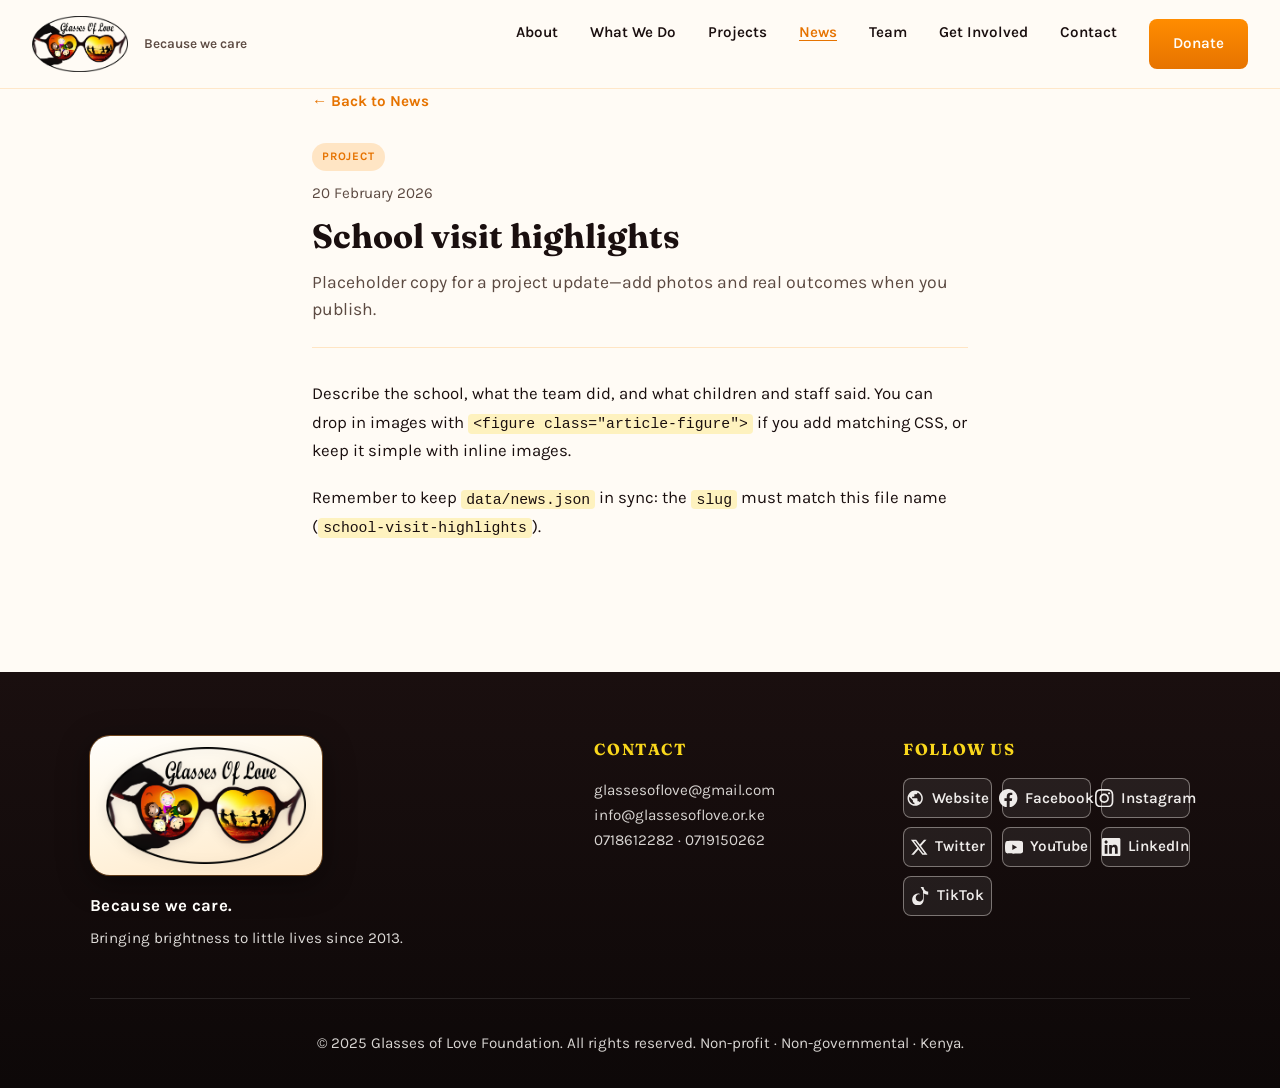
<file: news/school-visit-highlights.html>
<!DOCTYPE html>
<html lang="en">
<head>
  <meta charset="UTF-8">
  <meta name="viewport" content="width=device-width, initial-scale=1.0">
  <title>School visit highlights | Glasses of Love (GOL)</title>
  <link rel="preconnect" href="https://fonts.googleapis.com">
  <link rel="preconnect" href="https://fonts.gstatic.com" crossorigin>
  <link href="https://fonts.googleapis.com/css2?family=Dancing+Script:wght@600;700&family=Fraunces:ital,opsz,wght@0,9..144,400;0,9..144,600;0,9..144,700;1,9..144,400&family=Karla:ital,wght@0,400;0,600;0,700;1,400&display=swap" rel="stylesheet">
  <link rel="stylesheet" href="../css/site.css">
</head>
<body id="top">
  <nav id="site-nav">
    <div class="nav-brand">
      <a href="../index.html" class="logo-link" aria-label="Glasses of Love — Home">
        <img src="../images/gol-logo.png" alt="" class="nav-logo" width="200" height="64" />
      </a>
      <span class="nav-tagline">Because we care</span>
    </div>
    <button type="button" class="nav-menu-toggle" id="nav-menu-toggle" aria-expanded="false" aria-controls="primary-nav" aria-label="Open menu">
      <span class="nav-menu-icon" aria-hidden="true"></span>
    </button>
    <ul class="nav-links" id="primary-nav">
      <li><a href="../index.html#about">About</a></li>
      <li><a href="../index.html#causes">What We Do</a></li>
      <li><a href="../index.html#projects">Projects</a></li>
      <li><a href="../news.html" aria-current="page">News</a></li>
      <li><a href="../leadership.html">Team</a></li>
      <li><a href="../index.html#help">Get Involved</a></li>
      <li><a href="../index.html#contact">Contact</a></li>
      <li><a href="../index.html#donate" class="btn">Donate</a></li>
    </ul>
  </nav>

  <article class="article-page">
    <a href="../news.html" class="article-back">← Back to News</a>
    <header class="article-header">
      <span class="news-category news-category--project">Project</span>
      <time class="article-date" datetime="2026-02-20">20 February 2026</time>
      <h1>School visit highlights</h1>
      <p class="article-deck">Placeholder copy for a project update—add photos and real outcomes when you publish.</p>
    </header>
    <div class="article-body">
      <p>
        Describe the school, what the team did, and what children and staff said. You can drop in images with
        <code class="news-code">&lt;figure class="article-figure"&gt;</code> if you add matching CSS, or keep it simple with inline images.
      </p>
      <p>
        Remember to keep <code class="news-code">data/news.json</code> in sync: the <code class="news-code">slug</code> must match this file name
        (<code class="news-code">school-visit-highlights</code>).
      </p>
    </div>
  </article>

  <footer class="footer">
    <div class="footer-inner">
      <div class="footer-grid">
        <div class="footer-about">
          <div class="footer-logo-wrap">
            <img src="../images/gol-logo.png" alt="Glasses of Love" class="footer-logo" width="200" height="64" />
          </div>
          <p class="footer-tagline">
            <span class="footer-tagline-lead">Because we care.</span>
            <span class="footer-tagline-sub">Bringing brightness to little lives since 2013.</span>
          </p>
        </div>
        <div>
          <h3>Contact</h3>
          <p><a href="mailto:glassesoflove@gmail.com">glassesoflove@gmail.com</a></p>
          <p><a href="mailto:info@glassesoflove.or.ke">info@glassesoflove.or.ke</a></p>
          <p>0718612282 · 0719150262</p>
        </div>
        <div>
          <h3>Follow us</h3>
          <div class="footer-social-links">
            <a href="https://glassesoflove.or.ke/" class="footer-social-btn" target="_blank" rel="noopener noreferrer" aria-label="Website — opens in new tab">
              <svg viewBox="0 0 24 24" aria-hidden="true" focusable="false"><path d="M12 2C6.48 2 2 6.48 2 12s4.48 10 10 10 10-4.48 10-10S17.52 2 12 2zm-1 17.93c-3.95-.49-7-3.85-7-7.93 0-.62.08-1.21.21-1.79L9 15v1c0 1.1.9 2 2 2v1.93zm6.9-2.54c-.26-.81-1-1.39-1.9-1.39h-1v-3c0-.55-.45-1-1-1H8v-2h2c.55 0 1-.45 1-1V7h2c1.1 0 2-.9 2-2v-.41c2.93 1.19 5 4.06 5 7.41 0 2.08-.8 3.97-2.1 5.39z"/></svg>
              <span>Website</span>
            </a>
            <a href="https://web.facebook.com/glassesoflove/" class="footer-social-btn" target="_blank" rel="noopener noreferrer" aria-label="Facebook — opens in new tab">
              <svg viewBox="0 0 24 24" aria-hidden="true" focusable="false"><path d="M24 12.073c0-6.627-5.373-12-12-12s-12 5.373-12 12c0 5.99 4.388 10.954 10.125 11.854v-8.385H7.078v-3.47h3.047V9.43c0-3.007 1.792-4.669 4.533-4.669 1.312 0 2.686.235 2.686.235v2.953H15.83c-1.491 0-1.956.925-1.956 1.874v2.25h3.328l-.532 3.47h-2.796v8.385C19.612 23.027 24 18.062 24 12.073z"/></svg>
              <span>Facebook</span>
            </a>
            <a href="https://www.instagram.com/glassesoflove/" class="footer-social-btn" target="_blank" rel="noopener noreferrer" aria-label="Instagram — opens in new tab">
              <svg viewBox="0 0 24 24" aria-hidden="true" focusable="false"><path d="M12 2.163c3.204 0 3.584.012 4.85.07 3.252.148 4.771 1.691 4.919 4.919.058 1.265.069 1.645.069 4.849 0 3.205-.012 3.584-.069 4.849-.149 3.225-1.664 4.771-4.919 4.919-1.266.058-1.644.07-4.85.07-3.204 0-3.584-.012-4.849-.07-3.26-.149-4.771-1.699-4.919-4.92-.058-1.265-.069-1.644-.069-4.849 0-3.204.013-3.583.07-4.849.149-3.227 1.664-4.771 4.919-4.919 1.266-.057 1.645-.069 4.849-.069zm0-2.163c-3.259 0-3.667.014-4.947.072-4.358.2-6.78 2.618-6.98 6.98-.059 1.281-.073 1.689-.073 4.948 0 3.259.014 3.668.072 4.948.2 4.358 2.618 6.78 6.98 6.98 1.281.058 1.689.072 4.948.072 3.259 0 3.668-.014 4.948-.072 4.354-.2 6.782-2.618 6.979-6.98.059-1.28.073-1.689.073-4.948 0-3.259-.014-3.667-.072-4.947-.196-4.354-2.617-6.78-6.979-6.98-1.281-.059-1.69-.073-4.949-.073zm0 5.838c-3.403 0-6.162 2.759-6.162 6.162s2.759 6.163 6.162 6.163 6.162-2.759 6.162-6.163c0-3.403-2.759-6.162-6.162-6.162zm0 10.162c-2.209 0-4-1.79-4-4 0-2.209 1.791-4 4-4s4 1.791 4 4c0 2.21-1.791 4-4 4zm6.406-11.845c-.796 0-1.441.645-1.441 1.44s.645 1.44 1.441 1.44c.795 0 1.439-.645 1.439-1.44s-.644-1.44-1.439-1.44z"/></svg>
              <span>Instagram</span>
            </a>
            <a href="https://www.twitter.com/glassesoflove/" class="footer-social-btn" target="_blank" rel="noopener noreferrer" aria-label="X (Twitter) — opens in new tab">
              <svg viewBox="0 0 24 24" aria-hidden="true" focusable="false"><path d="M18.244 2.25h3.308l-7.227 8.26 8.502 11.24H16.17l-5.214-6.817L4.99 21.75H1.68l7.73-8.835L1.254 2.25H8.08l4.713 6.231zm-1.161 17.52h1.833L7.084 4.126H5.117z"/></svg>
              <span>Twitter</span>
            </a>
            <a href="https://www.youtube.com/channel/UCf4tm8Ky22AE4PtASxM4s6w/videos" class="footer-social-btn" target="_blank" rel="noopener noreferrer" aria-label="YouTube — opens in new tab">
              <svg viewBox="0 0 24 24" aria-hidden="true" focusable="false"><path d="M23.498 6.186a3.016 3.016 0 0 0-2.122-2.136C19.505 3.545 12 3.545 12 3.545s-7.505 0-9.377.505A3.017 3.017 0 0 0 .502 6.186C0 8.07 0 12 0 12s0 3.93.502 5.814a3.016 3.016 0 0 0 2.122 2.136c1.871.505 9.376.505 9.376.505s7.505 0 9.377-.505a3.015 3.015 0 0 0 2.122-2.136C24 15.93 24 12 24 12s0-3.93-.502-5.814zM9.545 15.568V8.432L15.818 12l-6.273 3.568z"/></svg>
              <span>YouTube</span>
            </a>
            <a href="https://www.linkedin.com/company/glassesoflove" class="footer-social-btn" target="_blank" rel="noopener noreferrer" aria-label="LinkedIn — opens in new tab">
              <svg viewBox="0 0 24 24" aria-hidden="true" focusable="false"><path d="M20.447 20.452h-3.554v-5.569c0-1.328-.027-3.037-1.852-3.037-1.853 0-2.136 1.445-2.136 2.939v5.667H9.351V9h3.414v1.561h.046c.477-.9 1.637-1.85 3.37-1.85 3.601 0 4.267 2.37 4.267 5.455v6.286zM5.337 7.433c-1.144 0-2.063-.926-2.063-2.065 0-1.138.92-2.063 2.063-2.063 1.14 0 2.064.925 2.064 2.063 0 1.139-.925 2.065-2.064 2.065zm1.782 13.019H3.555V9h3.564v11.452zM22.225 0H1.771C.792 0 0 .774 0 1.729v20.542C0 23.227.792 24 1.771 24h20.451C23.2 24 24 23.227 24 22.271V1.729C24 .774 23.2 0 22.222 0h.003z"/></svg>
              <span>LinkedIn</span>
            </a>
            <a href="https://www.tiktok.com/@glassesoflove.gol" class="footer-social-btn" target="_blank" rel="noopener noreferrer" aria-label="TikTok — opens in new tab">
              <svg viewBox="0 0 24 24" aria-hidden="true" focusable="false"><path d="M12.525.02c1.31-.02 2.61-.01 3.91-.02.08 1.53.63 3.09 1.75 4.17 1.12 1.11 2.7 1.62 4.24 1.79v4.03c-1.44-.05-2.89-.35-4.2-.97-.57-.26-1.1-.59-1.62-.93-.01 2.92.01 5.84-.02 8.75-.08 1.4-.54 2.79-1.35 3.94-1.31 1.92-3.58 3.17-5.91 3.3-2.96.12-5.89-1.47-7.08-4.2-.6-1.3-.8-2.77-.7-4.2.14-2.4 1.52-4.72 3.55-5.98 1.93-1.19 4.42-1.35 6.56-.66V9.5c-1.57-.43-3.45.17-4.45 1.49-.85 1.11-1.2 2.56-.95 3.95.22 1.38 1.13 2.62 2.4 3.28 1.3.68 2.9.8 4.25.3 1.23-.46 2.13-1.48 2.55-2.76.2-.62.28-1.28.26-1.94-.01-2.86 0-5.72-.02-8.58z"/></svg>
              <span>TikTok</span>
            </a>
          </div>
        </div>
      </div>
      <div class="footer-bottom">
        <p>© 2025 Glasses of Love Foundation. All rights reserved. Non-profit · Non-governmental · Kenya.</p>
      </div>
    </div>
  </footer>

  <script>
    (function() {
      var nav = document.getElementById('site-nav');
      var toggle = document.getElementById('nav-menu-toggle');
      var menu = document.getElementById('primary-nav');
      if (!nav || !toggle || !menu) return;

      function setOpen(open) {
        nav.classList.toggle('nav-is-open', open);
        toggle.setAttribute('aria-expanded', open);
        toggle.setAttribute('aria-label', open ? 'Close menu' : 'Open menu');
      }

      toggle.addEventListener('click', function() {
        setOpen(!nav.classList.contains('nav-is-open'));
      });

      menu.querySelectorAll('a').forEach(function(link) {
        link.addEventListener('click', function() {
          setOpen(false);
        });
      });

      document.addEventListener('keydown', function(e) {
        if (e.key === 'Escape' && nav.classList.contains('nav-is-open')) {
          setOpen(false);
        }
      });
    })();
  </script>
</body>
</html>
</file>
<file: css/site.css>
:root {
  /* Glasses of Love — sunset palette from brand artwork */
  --sun-gold: #f9d71c;
  --sun-gold-soft: #ffe566;
  --sun-orange: #ff8c00;
  --sun-orange-deep: #e67300;
  --sun-crimson: #b22222;
  --sun-horizon: #8b0000;
  --ink: #1a0f0f;
  --cream: #fffbf5;
  --warm-white: #fffefb;
  --muted: #5c4a42;
  /* Semantic aliases used across the page */
  --sage: var(--sun-orange);
  --sage-light: var(--sun-gold-soft);
  --terracotta: var(--sun-orange);
  --terracotta-hover: var(--sun-orange-deep);
  --charcoal: var(--ink);
}

* {
  margin: 0;
  padding: 0;
  box-sizing: border-box;
}

html {
  scroll-behavior: smooth;
}

body {
  font-family: 'Karla', sans-serif;
  background: var(--cream);
  color: var(--charcoal);
  line-height: 1.65;
  overflow-x: hidden;
}

h1, h2, h3 {
  font-family: 'Fraunces', serif;
  font-weight: 700;
}

/* Navigation */
nav {
  position: fixed;
  top: 0;
  left: 0;
  right: 0;
  padding: 1rem 2rem;
  display: flex;
  justify-content: space-between;
  align-items: center;
  flex-wrap: wrap;
  row-gap: 0.75rem;
  background: rgba(255, 251, 245, 0.94);
  backdrop-filter: blur(12px);
  z-index: 100;
  border-bottom: 1px solid rgba(255, 140, 0, 0.18);
  gap: 1rem;
}

.nav-brand {
  display: flex;
  align-items: center;
  gap: 1rem;
  flex-shrink: 0;
}

.logo-link {
  display: flex;
  align-items: center;
  text-decoration: none;
  line-height: 0;
}

.nav-logo {
  max-height: 56px;
  width: auto;
  display: block;
}

.nav-tagline {
  font-family: 'Karla', sans-serif;
  font-size: 0.85rem;
  font-weight: 600;
  color: var(--muted);
  white-space: nowrap;
}

@media (max-width: 900px) {
  .nav-tagline {
    display: none;
  }
}

.nav-links {
  display: flex;
  gap: 2rem;
  list-style: none;
}

.nav-links a {
  text-decoration: none;
  color: var(--charcoal);
  font-weight: 600;
  font-size: 0.95rem;
  transition: color 0.2s;
}

.nav-links a:hover {
  color: var(--sun-orange-deep);
}

.nav-menu-toggle {
  display: none;
  align-items: center;
  justify-content: center;
  width: 2.75rem;
  height: 2.75rem;
  padding: 0;
  border: 2px solid var(--ink);
  border-radius: 8px;
  background: var(--warm-white);
  cursor: pointer;
  flex-shrink: 0;
}

.nav-menu-toggle:focus-visible {
  outline: 2px solid var(--sun-orange-deep);
  outline-offset: 3px;
}

.nav-menu-icon {
  display: block;
  position: relative;
  width: 1.15rem;
  height: 2px;
  background: var(--ink);
  border-radius: 1px;
}

.nav-menu-icon::before,
.nav-menu-icon::after {
  content: '';
  position: absolute;
  left: 0;
  width: 100%;
  height: 2px;
  background: var(--ink);
  border-radius: 1px;
}

.nav-menu-icon::before {
  top: -6px;
}

.nav-menu-icon::after {
  top: 6px;
}

.btn {
  display: inline-block;
  padding: 0.75rem 1.5rem;
  background: linear-gradient(180deg, var(--sun-orange) 0%, var(--sun-orange-deep) 100%);
  color: var(--warm-white) !important;
  border-radius: 8px;
  font-weight: 600;
  text-decoration: none;
  transition: background 0.2s, transform 0.15s;
}

.btn:hover {
  background: linear-gradient(180deg, var(--sun-orange-deep) 0%, var(--sun-crimson) 100%);
  transform: translateY(-1px);
}

button.btn {
  font-family: inherit;
  cursor: pointer;
  border: none;
}

.btn-outline {
  background: transparent;
  border: 2px solid var(--ink);
  color: var(--ink) !important;
}

.btn-outline:hover {
  background: var(--ink);
  color: var(--sun-gold) !important;
}

/* Hero — Eldoret team photo + cream wash (path is relative to this file: css/site.css → ../images/) */
.hero {
  min-height: 90vh;
  display: flex;
  align-items: center;
  justify-content: center;
  text-align: center;
  padding: 6rem 2rem 4rem;
  background-color: var(--cream);
  background-image:
    linear-gradient(
      165deg,
      rgba(255, 251, 245, 0.82) 0%,
      rgba(255, 251, 245, 0.72) 40%,
      rgba(255, 236, 214, 0.62) 100%
    ),
    url('../images/hero-team-eldoret.png');
  background-size: cover;
  background-position: center;
  background-repeat: no-repeat;
}

.hero-content {
  max-width: 720px;
}

.hero-logo {
  max-width: min(100%, 320px);
  width: 100%;
  height: auto;
  margin: 0 auto 1.5rem;
  display: block;
  filter: drop-shadow(0 4px 20px rgba(26, 15, 15, 0.08));
}

.hero h1 {
  font-size: clamp(2.5rem, 5vw, 3.75rem);
  line-height: 1.15;
  color: var(--charcoal);
  margin-bottom: 1.25rem;
}

.hero h1 span {
  color: var(--sun-crimson);
  font-style: italic;
}

.hero p {
  font-size: 1.2rem;
  color: var(--muted);
  margin-bottom: 2rem;
}

.hero-btns {
  display: flex;
  gap: 1rem;
  justify-content: center;
  flex-wrap: wrap;
}

/* Sections */
section {
  padding: 5rem 2rem;
  max-width: 1100px;
  margin: 0 auto;
}

section h2 {
  font-size: clamp(1.85rem, 3vw, 2.5rem);
  color: var(--charcoal);
  margin-bottom: 0.5rem;
}

.section-tag {
  font-size: 0.85rem;
  text-transform: uppercase;
  letter-spacing: 0.12em;
  color: var(--sage);
  font-weight: 600;
  margin-bottom: 1rem;
}

/* About */
.about {
  background: var(--warm-white);
  border-radius: 24px;
  margin: 2rem;
  padding: 4rem 3rem;
  max-width: 1100px;
  margin-left: auto;
  margin-right: auto;
  box-shadow: 0 4px 24px rgba(26, 15, 15, 0.08);
}

.about p {
  font-size: 1.1rem;
  color: var(--muted);
  max-width: 640px;
}

.mvv-grid {
  display: grid;
  grid-template-columns: repeat(2, minmax(0, 1fr));
  gap: 1.25rem;
  margin-top: 2.5rem;
  max-width: 900px;
}

.mvv-card {
  background: linear-gradient(
    155deg,
    rgba(249, 215, 28, 0.12) 0%,
    rgba(255, 255, 255, 0.95) 50%,
    rgba(255, 140, 0, 0.06) 100%
  );
  border: 1px solid rgba(255, 140, 0, 0.22);
  border-radius: 16px;
  padding: 1.5rem 1.5rem 1.5rem 1.35rem;
  box-shadow: 0 8px 28px rgba(26, 15, 15, 0.06);
  position: relative;
}

.mvv-card::before {
  content: '';
  position: absolute;
  left: 0;
  top: 1rem;
  bottom: 1rem;
  width: 4px;
  border-radius: 4px;
  background: linear-gradient(180deg, var(--sun-gold) 0%, var(--sun-orange) 45%, var(--sun-crimson) 100%);
}

.mvv-card h3 {
  font-family: 'Fraunces', serif;
  font-size: 0.8rem;
  font-weight: 700;
  text-transform: uppercase;
  letter-spacing: 0.14em;
  color: var(--sun-orange-deep);
  margin: 0 0 0.85rem;
}

.mvv-card p {
  margin: 0;
  font-size: 1.05rem;
  color: var(--charcoal);
  line-height: 1.55;
  max-width: none;
}

.mvv-card-values {
  grid-column: 1 / -1;
}

.values-list {
  list-style: none;
  margin: 0;
  padding: 0;
  display: grid;
  gap: 1rem;
}

@media (min-width: 720px) {
  .values-list {
    grid-template-columns: repeat(2, minmax(0, 1fr));
    gap: 1rem 1.5rem;
  }
}

.value-item {
  margin: 0;
  padding: 0.85rem 0.75rem 0.85rem 1rem;
  border-left: 3px solid var(--sun-orange);
  border-radius: 0 8px 8px 0;
  background: rgba(255, 255, 255, 0.55);
}

.value-name {
  display: block;
  font-family: 'Fraunces', serif;
  font-size: 1.05rem;
  font-weight: 700;
  color: var(--sun-orange-deep);
  margin-bottom: 0.35rem;
}

.value-desc {
  margin: 0;
  font-size: 0.95rem;
  color: var(--muted);
  line-height: 1.55;
}

@media (max-width: 640px) {
  .mvv-grid {
    grid-template-columns: 1fr;
  }
}

/* Causes grid */
.causes-grid {
  display: grid;
  grid-template-columns: repeat(auto-fit, minmax(280px, 1fr));
  gap: 1.5rem;
  margin-top: 2.5rem;
}

.cause-card {
  background: var(--warm-white);
  padding: 2rem;
  border-radius: 16px;
  border: 1px solid rgba(255, 140, 0, 0.2);
  transition: transform 0.2s, box-shadow 0.2s;
}

.cause-card:hover {
  transform: translateY(-4px);
  box-shadow: 0 12px 32px rgba(178, 34, 34, 0.1);
}

.cause-card .icon {
  width: 48px;
  height: 48px;
  background: linear-gradient(145deg, rgba(249, 215, 28, 0.35) 0%, rgba(255, 140, 0, 0.2) 100%);
  border-radius: 12px;
  display: flex;
  align-items: center;
  justify-content: center;
  font-size: 1.5rem;
  margin-bottom: 1rem;
}

.cause-card h3 {
  font-size: 1.25rem;
  color: var(--charcoal);
  margin-bottom: 0.5rem;
}

.cause-card p {
  color: var(--muted);
  font-size: 0.95rem;
}

/* Past projects — text list + member-only photo folder links */
.projects-list.projects-grid {
  display: flex;
  flex-direction: column;
  gap: 0;
  max-width: 820px;
  margin: 2rem auto 0;
}

.project-row {
  display: flex;
  flex-direction: row;
  align-items: center;
  justify-content: space-between;
  gap: 1rem;
  padding: 1.1rem 1.25rem;
  margin-bottom: 0.6rem;
  background: var(--warm-white);
  border-radius: 14px;
  border: 1px solid rgba(255, 140, 0, 0.18);
  border-left: 4px solid var(--sun-orange);
  box-shadow: 0 2px 14px rgba(26, 15, 15, 0.05);
  transition: box-shadow 0.2s, transform 0.2s;
}

.project-row:hover {
  box-shadow: 0 6px 22px rgba(178, 34, 34, 0.08);
}

.project-row-text {
  flex: 1;
  min-width: 0;
}

.project-row-text h3 {
  font-family: 'Fraunces', serif;
  font-size: 1.05rem;
  color: var(--charcoal);
  margin: 0 0 0.35rem;
  line-height: 1.35;
  font-weight: 700;
}

.project-row .project-date {
  margin: 0;
  font-size: 0.88rem;
  color: var(--muted);
  font-weight: 600;
}

.project-gallery-link {
  flex-shrink: 0;
  display: inline-block;
  font-size: 0.82rem;
  font-weight: 600;
  color: var(--sun-orange-deep);
  text-decoration: none;
  padding: 0.45rem 0.95rem;
  border-radius: 999px;
  border: 1px solid rgba(255, 140, 0, 0.4);
  background: linear-gradient(180deg, rgba(249, 215, 28, 0.2) 0%, rgba(255, 140, 0, 0.08) 100%);
  white-space: nowrap;
  transition: background 0.2s, color 0.2s;
}

.project-gallery-link:hover {
  background: var(--sun-gold);
  color: var(--ink);
  border-color: var(--sun-orange);
}

@media (max-width: 560px) {
  .project-row {
    flex-direction: column;
    align-items: flex-start;
  }

  .project-gallery-link {
    align-self: flex-start;
  }
}

.project-row.project-more {
  display: none;
}

.projects-grid.show-all .project-row.project-more {
  display: flex;
}

.show-more-wrap {
  text-align: center;
  margin-top: 2rem;
}

.show-more-wrap .btn {
  min-width: 10rem;
}

/* Gallery — under construction dialog (centered in viewport) */
.uc-dialog {
  position: fixed;
  top: 50%;
  left: 50%;
  transform: translate(-50%, -50%);
  margin: 0;
  max-width: 420px;
  width: min(420px, calc(100vw - 2rem));
  max-height: min(90vh, 100%);
  overflow: auto;
  padding: 1.75rem 1.75rem 1.5rem;
  border: none;
  border-radius: 16px;
  box-shadow: 0 24px 64px rgba(26, 15, 15, 0.28);
  background: var(--warm-white);
}

.uc-dialog::backdrop {
  background: rgba(26, 15, 15, 0.5);
  backdrop-filter: blur(4px);
}

.uc-dialog-title {
  font-family: 'Fraunces', serif;
  font-size: 1.5rem;
  margin: 0 0 0.65rem;
  color: var(--sun-orange-deep);
}

.uc-dialog-text {
  margin: 0 0 1.35rem;
  color: var(--muted);
  font-size: 1rem;
  line-height: 1.55;
}

.uc-dialog .btn {
  width: 100%;
  text-align: center;
}

/* Join us — custom overlay (not <dialog>): Chrome often composites Google Form iframes above native dialog UI, blocking the × */
.join-modal {
  position: fixed;
  inset: 0;
  z-index: 10000;
  display: flex;
  align-items: center;
  justify-content: center;
  padding: 0.75rem;
  box-sizing: border-box;
}

.join-modal[hidden] {
  display: none !important;
}

.join-modal-backdrop {
  position: absolute;
  inset: 0;
  background: rgba(26, 15, 15, 0.5);
  backdrop-filter: blur(4px);
  z-index: 0;
  cursor: pointer;
}

.join-modal-panel {
  position: relative;
  z-index: 1;
  max-width: 720px;
  width: min(720px, calc(100vw - 1.5rem));
  max-height: min(92vh, 100%);
  border-radius: 16px;
  box-shadow: 0 24px 64px rgba(26, 15, 15, 0.28);
  background: var(--warm-white);
  display: flex;
  flex-direction: column;
  overflow: hidden;
  isolation: isolate;
}

.join-form-dialog-content {
  flex: 1 1 auto;
  min-height: 0;
  overflow-x: hidden;
  overflow-y: auto;
  display: flex;
  flex-direction: column;
  position: relative;
  z-index: 1;
}

/* Header + × above iframe stacking (explicit z-index + isolate on panel) */
.join-form-dialog-header {
  display: flex;
  align-items: flex-start;
  justify-content: space-between;
  gap: 1rem;
  padding: 1.25rem 1.25rem 0.75rem;
  border-bottom: 1px solid rgba(255, 140, 0, 0.15);
  flex-shrink: 0;
  background: var(--warm-white);
  position: relative;
  z-index: 10;
}

.join-form-dialog-header h2 {
  font-family: 'Fraunces', serif;
  font-size: 1.45rem;
  margin: 0;
  padding-right: 0.25rem;
  color: var(--sun-orange-deep);
  flex: 1 1 auto;
  min-width: 0;
}

.join-form-close {
  flex-shrink: 0;
  width: 2.5rem;
  height: 2.5rem;
  border: none;
  border-radius: 50%;
  background: rgba(26, 15, 15, 0.08);
  color: var(--ink);
  font-family: inherit;
  font-size: 1.5rem;
  line-height: 1;
  cursor: pointer;
  transition: background 0.2s;
  touch-action: manipulation;
  -webkit-tap-highlight-color: transparent;
  position: relative;
  z-index: 11;
}

.join-form-close:hover {
  background: rgba(255, 140, 0, 0.25);
}

.join-form-intro {
  margin: 0;
  padding: 0.75rem 1.25rem;
  font-size: 0.92rem;
  color: var(--muted);
  line-height: 1.5;
  flex-shrink: 0;
}

.join-form-iframe {
  display: block;
  width: 100%;
  min-height: 420px;
  height: min(1900px, calc(92vh - 180px));
  border: 0;
  background: var(--cream);
  position: relative;
  z-index: 0;
}

/* Stats */
.stats {
  display: flex;
  flex-wrap: wrap;
  gap: 2rem 3rem;
  justify-content: center;
  padding: 3rem 2rem;
  background: linear-gradient(135deg, var(--sun-orange) 0%, var(--sun-crimson) 55%, var(--sun-horizon) 100%);
  border-radius: 20px;
  margin: 0 2rem 2rem;
  color: var(--warm-white);
}

.stat {
  text-align: center;
}

.stat-number {
  font-family: 'Fraunces', serif;
  font-size: 2.5rem;
  font-weight: 700;
  display: block;
  line-height: 1.2;
}

.stat-label {
  font-size: 0.9rem;
  opacity: 0.9;
}

/* How to help */
.help-grid {
  display: grid;
  grid-template-columns: repeat(auto-fit, minmax(260px, 1fr));
  gap: 1.5rem;
  margin-top: 2rem;
  align-items: stretch;
}

.help-card {
  display: flex;
  flex-direction: column;
  height: 100%;
  padding: 2rem;
  background: var(--warm-white);
  border-radius: 16px;
  border: 1px solid rgba(255, 140, 0, 0.18);
}

.help-card h3 {
  font-size: 1.2rem;
  color: var(--sun-orange-deep);
  margin: 0 0 0.75rem;
  flex-shrink: 0;
}

.help-card p {
  flex: 1 1 auto;
  margin: 0;
  color: var(--muted);
  font-size: 0.95rem;
  line-height: 1.55;
}

.help-card .btn {
  flex-shrink: 0;
  margin-top: 1rem;
  width: 100%;
  box-sizing: border-box;
  min-height: 3rem;
  padding: 0.75rem 1.25rem;
  font-family: inherit;
  font-size: 1rem;
  font-weight: 600;
  line-height: 1.3;
  display: inline-flex;
  align-items: center;
  justify-content: center;
  text-align: center;
}

/* Contact / Footer */
footer {
  background: linear-gradient(180deg, var(--ink) 0%, #0d0808 100%);
  color: var(--cream);
  padding: 4rem 2rem 2rem;
  margin-top: 3rem;
}

.footer-inner {
  max-width: 1100px;
  margin: 0 auto;
}

.footer-grid {
  display: grid;
  grid-template-columns: minmax(280px, 1.75fr) minmax(200px, 1fr) minmax(260px, 1.1fr);
  gap: 2.5rem 3rem;
  margin-bottom: 3rem;
  align-items: start;
}

.footer-logo-wrap {
  display: inline-flex;
  align-items: center;
  justify-content: center;
  padding: 0.7rem 1rem;
  margin-bottom: 1.1rem;
  background: linear-gradient(165deg, #fffefb 0%, #fff4e0 55%, #ffe8c8 100%);
  border-radius: 20px;
  box-shadow:
    0 8px 32px rgba(0, 0, 0, 0.4),
    0 0 0 1px rgba(255, 160, 60, 0.45);
}

.footer-logo-wrap .footer-logo {
  margin-bottom: 0;
  max-width: 200px;
  width: 100%;
  height: auto;
  display: block;
  filter: drop-shadow(0 2px 6px rgba(26, 15, 15, 0.12));
}

.footer-tagline {
  margin: 0;
  display: flex;
  flex-direction: column;
  gap: 0.4rem;
  line-height: 1.55;
}

.footer-tagline-lead {
  font-weight: 700;
  font-size: 1.05rem;
  color: var(--warm-white);
  letter-spacing: 0.02em;
}

.footer-tagline-sub {
  font-weight: 400;
  font-size: 0.95rem;
  color: rgba(250, 248, 245, 0.88);
}

.footer-about p {
  line-height: 1.6;
}

@media (max-width: 900px) {
  .footer-grid {
    grid-template-columns: 1fr 1fr;
  }

  .footer-grid > div:last-child {
    grid-column: 1 / -1;
  }
}

@media (max-width: 700px) {
  .footer-grid {
    grid-template-columns: 1fr;
  }

  .footer-grid > div:last-child {
    grid-column: auto;
  }
}

.footer h3 {
  font-size: 1rem;
  text-transform: uppercase;
  letter-spacing: 0.1em;
  color: var(--sun-gold);
  margin-bottom: 1rem;
}

.footer-logo {
  max-width: 200px;
  width: 100%;
  height: auto;
  margin-bottom: 1rem;
  display: block;
}

.footer p, .footer a {
  color: rgba(250, 248, 245, 0.85);
  text-decoration: none;
  font-size: 0.95rem;
}

.footer a:hover {
  color: var(--warm-white);
}

.footer-social-links {
  display: grid;
  grid-template-columns: repeat(3, minmax(0, 1fr));
  gap: 0.55rem 0.65rem;
  margin: 0;
  padding: 0;
  max-width: 22rem;
}

.footer-social-btn {
  display: inline-flex;
  align-items: center;
  justify-content: center;
  gap: 0.45rem;
  width: 100%;
  min-width: 0;
  min-height: 2.5rem;
  padding: 0.45rem 0.5rem;
  font-family: inherit;
  font-size: 0.82rem;
  font-weight: 600;
  line-height: 1.25;
  color: rgba(250, 248, 245, 0.95) !important;
  text-decoration: none !important;
  border: 1px solid rgba(255, 250, 245, 0.4);
  border-radius: 8px;
  background: rgba(255, 255, 255, 0.07);
  transition: background 0.2s, border-color 0.2s, color 0.2s, transform 0.15s;
}

.footer-social-btn svg {
  width: 1.15rem;
  height: 1.15rem;
  flex-shrink: 0;
  fill: currentColor;
}

.footer-social-btn:hover {
  background: rgba(255, 140, 0, 0.22);
  border-color: var(--sun-orange);
  color: var(--warm-white) !important;
  transform: translateY(-1px);
}

.footer-bottom {
  padding-top: 2rem;
  border-top: 1px solid rgba(255,255,255,0.1);
  text-align: center;
  font-size: 0.9rem;
  color: rgba(250, 248, 245, 0.6);
}

/* Donate — anchors clear fixed nav */
#donate,
#donate-mpesa,
#donate-bank {
  scroll-margin-top: 5.5rem;
}

.donate-section {
  padding: 2rem 2rem 4rem;
  max-width: 920px;
  margin: 0 auto;
}

.donate-section > .section-tag,
.donate-section > h2 {
  text-align: center;
}

.donate-intro {
  color: var(--muted);
  max-width: 520px;
  margin: 0 auto 1.25rem;
  text-align: center;
}

.donate-quick {
  display: flex;
  flex-wrap: wrap;
  gap: 0.75rem;
  justify-content: center;
  margin-bottom: 2rem;
}

.donate-quick a {
  display: inline-block;
  padding: 0.5rem 1.1rem;
  font-weight: 600;
  font-size: 0.9rem;
  text-decoration: none;
  border-radius: 8px;
  border: 2px solid var(--ink);
  color: var(--ink);
  transition: background 0.2s, color 0.2s;
}

.donate-quick a:hover {
  background: var(--ink);
  color: var(--sun-gold);
}

.donate-methods {
  display: grid;
  grid-template-columns: repeat(auto-fit, minmax(280px, 1fr));
  gap: 1.5rem;
  text-align: left;
}

.donate-card {
  background: var(--warm-white);
  border: 1px solid rgba(255, 140, 0, 0.22);
  border-radius: 16px;
  padding: 1.75rem;
  box-shadow: 0 4px 20px rgba(26, 15, 15, 0.06);
}

.donate-card h3 {
  font-family: 'Fraunces', serif;
  font-size: 1.35rem;
  color: var(--ink);
  margin-bottom: 1rem;
  padding-bottom: 0.75rem;
  border-bottom: 2px solid rgba(249, 215, 28, 0.5);
}

.donate-card dl {
  margin: 0;
}

.donate-card dt {
  font-size: 0.8rem;
  text-transform: uppercase;
  letter-spacing: 0.06em;
  color: var(--sun-orange-deep);
  font-weight: 700;
  margin-top: 1rem;
}

.donate-card dt:first-of-type {
  margin-top: 0;
}

.donate-card dd {
  margin: 0.35rem 0 0;
  font-size: 1.05rem;
  color: var(--charcoal);
  font-weight: 600;
  word-break: break-word;
}

/* Mobile nav — hamburger + expandable section links */
@media (max-width: 768px) {
  .nav-menu-toggle {
    display: inline-flex;
  }

  nav {
    flex-wrap: wrap;
    align-items: center;
    padding: 0.75rem 1.25rem;
  }

  .nav-links {
    display: none;
    flex-direction: column;
    width: 100%;
    flex-basis: 100%;
    gap: 0;
    padding: 0.35rem 0 0;
    margin: 0.35rem 0 0;
    border-top: 1px solid rgba(255, 140, 0, 0.22);
  }

  nav.nav-is-open .nav-links {
    display: flex;
  }

  .nav-links li {
    width: 100%;
    border-bottom: 1px solid rgba(26, 15, 15, 0.07);
  }

  .nav-links li:last-child {
    border-bottom: none;
    padding-top: 0.35rem;
  }

  .nav-links a {
    display: block;
    padding: 0.7rem 0;
  }

  .nav-links a.btn {
    text-align: center;
    width: 100%;
    box-sizing: border-box;
    margin: 0;
  }

  .nav-logo {
    max-height: 44px;
  }
}

@media (max-width: 600px) {
  .hero-logo {
    max-width: 260px;
  }

  .hero-btns {
    flex-direction: column;
  }

  .hero-btns .btn {
    width: 100%;
  }
}

/* Team page (leadership.html) */
.leadership-page {
  padding: 5.5rem 2rem 4rem;
  max-width: 1000px;
  margin: 0 auto;
}

.leadership-page h1 {
  font-family: 'Fraunces', serif;
  font-size: clamp(1.75rem, 4vw, 2.25rem);
  color: var(--charcoal);
  margin: 0.35rem 0 1rem;
}

.leadership-intro {
  color: var(--muted);
  font-size: 1.05rem;
  max-width: 48rem;
  margin-bottom: 2.25rem;
  line-height: 1.65;
}

.leadership-outro {
  color: var(--muted);
  font-size: 0.95rem;
  max-width: 48rem;
  margin: 2rem auto 0;
  text-align: center;
  line-height: 1.55;
}

.leadership-outro a {
  font-weight: 700;
  color: var(--sun-orange-deep);
}

.leadership-card-links {
  display: flex;
  flex-wrap: wrap;
  gap: 0.5rem;
  justify-content: center;
  align-items: center;
  margin-top: 1rem;
}

.leadership-card-link {
  font-family: 'Karla', sans-serif;
  font-style: normal;
  font-size: 0.8rem;
  font-weight: 600;
  color: var(--sun-orange-deep);
  text-decoration: none;
  border: 1px solid rgba(255, 140, 0, 0.35);
  border-radius: 999px;
  padding: 0.35rem 0.85rem;
  display: inline-flex;
  align-items: center;
  gap: 0.4rem;
  transition: background 0.15s ease, border-color 0.15s ease;
}

.leadership-card-link:hover {
  background: var(--sun-gold-soft);
  border-color: var(--sun-orange);
}

.leadership-card-link-icon {
  width: 1rem;
  height: 1rem;
  flex-shrink: 0;
  fill: currentColor;
}

.leadership-grid {
  display: grid;
  grid-template-columns: repeat(auto-fill, minmax(240px, 1fr));
  gap: 1.5rem;
}

.leadership-card {
  background: var(--warm-white);
  border: 1px solid rgba(255, 140, 0, 0.2);
  border-radius: 16px;
  padding: 1.5rem 1.25rem;
  text-align: center;
  box-shadow: 0 4px 24px rgba(26, 15, 15, 0.06);
}

.leadership-card-photo {
  width: 112px;
  height: 112px;
  margin: 0 auto 1rem;
  border-radius: 50%;
  background: linear-gradient(160deg, var(--sun-gold-soft) 0%, rgba(255, 140, 0, 0.35) 100%);
  border: 3px solid rgba(255, 140, 0, 0.35);
  display: flex;
  align-items: center;
  justify-content: center;
  font-size: 2rem;
  font-family: 'Fraunces', serif;
  font-weight: 700;
  color: var(--sun-orange-deep);
}

.leadership-card-photo--image {
  padding: 0;
  overflow: hidden;
}

.leadership-card-photo--image img {
  width: 100%;
  height: 100%;
  object-fit: cover;
  display: block;
}

.leadership-card h3 {
  font-family: 'Fraunces', serif;
  font-size: 1.2rem;
  color: var(--sun-orange-deep);
  margin: 0 0 0.4rem;
}

.leadership-card .leadership-role {
  display: block;
  font-size: 0.88rem;
  font-weight: 600;
  color: var(--sun-orange-deep);
  margin-bottom: 0.65rem;
}

.leadership-card p {
  font-size: 0.92rem;
  color: var(--muted);
  margin: 0;
  line-height: 1.55;
  font-style: italic;
}

/* Longer member story: same grid cell as other cards, smaller type */
.leadership-card--member-story p {
  font-size: 0.72rem;
  line-height: 1.45;
}

.nav-links a[aria-current="page"] {
  color: var(--sun-orange-deep);
  text-decoration: underline;
  text-underline-offset: 3px;
}

/* News listing */
.news-page {
  padding: 5.5rem 2rem 4rem;
  max-width: 900px;
  margin: 0 auto;
}

.news-page h1 {
  font-family: 'Fraunces', serif;
  font-size: clamp(1.75rem, 4vw, 2.25rem);
  color: var(--charcoal);
  margin: 0.35rem 0 1.75rem;
}

.news-code {
  font-family: ui-monospace, 'Cascadia Code', 'Source Code Pro', Menlo, Consolas, monospace;
  font-size: 0.88em;
  background: rgba(249, 215, 28, 0.25);
  padding: 0.12em 0.35em;
  border-radius: 4px;
}

.news-filters {
  display: flex;
  flex-wrap: wrap;
  gap: 0.5rem;
  margin-bottom: 1.75rem;
}

.news-filter {
  font-family: 'Karla', sans-serif;
  font-size: 0.9rem;
  font-weight: 600;
  padding: 0.45rem 1rem;
  border-radius: 999px;
  border: 1px solid rgba(255, 140, 0, 0.35);
  background: var(--warm-white);
  color: var(--charcoal);
  cursor: pointer;
  transition: background 0.15s ease, border-color 0.15s ease, color 0.15s ease;
}

.news-filter:hover {
  border-color: var(--sun-orange);
  background: var(--sun-gold-soft);
}

.news-filter.is-active {
  background: linear-gradient(160deg, var(--sun-gold-soft) 0%, rgba(255, 140, 0, 0.35) 100%);
  border-color: var(--sun-orange-deep);
  color: var(--sun-orange-deep);
}

.news-loading,
.news-error,
.news-empty,
.news-noscript {
  font-size: 1rem;
  color: var(--muted);
  margin-bottom: 1.25rem;
  line-height: 1.55;
}

.news-error {
  color: var(--sun-horizon);
}

.news-list {
  display: grid;
  gap: 1.25rem;
  grid-template-columns: 1fr;
}

@media (min-width: 768px) {
  .news-list {
    grid-template-columns: repeat(2, minmax(0, 1fr));
  }
}

.news-card {
  display: block;
  background: var(--warm-white);
  border: 1px solid rgba(255, 140, 0, 0.2);
  border-radius: 16px;
  overflow: hidden;
  box-shadow: 0 4px 24px rgba(26, 15, 15, 0.06);
  transition: box-shadow 0.2s ease, border-color 0.2s ease;
}

.news-card:hover {
  border-color: rgba(255, 140, 0, 0.45);
  box-shadow: 0 8px 32px rgba(26, 15, 15, 0.1);
}

.news-card-link {
  display: block;
  padding: 1.35rem 1.5rem;
  text-decoration: none;
  color: inherit;
}

.news-card-thumb-wrap {
  margin: -1.35rem -1.5rem 1rem;
  overflow: hidden;
  border-radius: 15px 15px 0 0;
  max-height: 200px;
  background: var(--cream);
}

.news-card-thumb {
  width: 100%;
  height: 200px;
  object-fit: cover;
  object-position: center top;
  display: block;
}

.news-card-title {
  font-family: 'Fraunces', serif;
  font-size: 1.35rem;
  color: var(--sun-orange-deep);
  margin: 0.5rem 0 0.65rem;
  line-height: 1.25;
}

.news-card-date {
  display: block;
  font-size: 0.88rem;
  color: var(--muted);
  margin-top: 0.35rem;
}

.news-card-excerpt {
  font-size: 0.98rem;
  color: var(--muted);
  margin: 0;
  line-height: 1.55;
}

.news-card-cta {
  display: inline-block;
  margin-top: 1rem;
  font-size: 0.92rem;
  font-weight: 700;
  color: var(--sun-orange-deep);
}

.news-category {
  display: inline-block;
  font-size: 0.72rem;
  font-weight: 700;
  text-transform: uppercase;
  letter-spacing: 0.06em;
  padding: 0.28rem 0.65rem;
  border-radius: 999px;
  background: var(--sun-gold-soft);
  color: var(--sun-orange-deep);
}

.news-category--project {
  background: rgba(255, 140, 0, 0.2);
}

.news-category--blog {
  background: rgba(178, 34, 34, 0.12);
  color: var(--sun-horizon);
}

.news-category--update {
  background: rgba(249, 215, 28, 0.45);
}

/* Article (full post) */
.article-page {
  padding: 5.5rem 2rem 4rem;
  max-width: 720px;
  margin: 0 auto;
}

.article-back {
  display: inline-block;
  margin-bottom: 1.75rem;
  font-weight: 700;
  font-size: 0.95rem;
  color: var(--sun-orange-deep);
  text-decoration: none;
}

.article-back:hover {
  text-decoration: underline;
  text-underline-offset: 3px;
}

.article-header {
  margin-bottom: 2rem;
  padding-bottom: 1.5rem;
  border-bottom: 1px solid rgba(255, 140, 0, 0.2);
}

.article-header .article-date {
  display: block;
  margin: 0.65rem 0 0.65rem;
  font-size: 0.95rem;
  color: var(--muted);
}

.article-page h1 {
  font-family: 'Fraunces', serif;
  font-size: clamp(1.65rem, 4vw, 2.1rem);
  color: var(--charcoal);
  margin: 0 0 0.75rem;
  line-height: 1.2;
}

.article-deck {
  font-size: 1.1rem;
  color: var(--muted);
  margin: 0;
  line-height: 1.55;
}

.article-body {
  font-size: 1.05rem;
  color: var(--charcoal);
  line-height: 1.7;
}

.article-body p {
  margin: 0 0 1.15rem;
}

.article-body ul {
  margin: 0 0 1.15rem 1.25rem;
}

.article-body li {
  margin-bottom: 0.4rem;
}

.article-body h2 {
  font-family: 'Fraunces', serif;
  font-size: 1.35rem;
  color: var(--sun-orange-deep);
  margin: 1.75rem 0 0.75rem;
}

/* Flyer / poster news posts (full-width image) */
.article-page--flyer {
  max-width: min(960px, 100%);
}

.article-flyer {
  margin: 1.25rem 0 0;
  padding: 0;
}

.article-flyer img {
  width: 100%;
  height: auto;
  display: block;
  border-radius: 12px;
  box-shadow: 0 8px 32px rgba(26, 15, 15, 0.1);
  border: 1px solid rgba(255, 140, 0, 0.18);
}

.article-flyer figcaption {
  margin-top: 0.75rem;
  font-size: 0.9rem;
  color: var(--muted);
}

.article-header-badges {
  display: flex;
  flex-wrap: wrap;
  align-items: center;
  gap: 0.5rem 0.75rem;
  margin-bottom: 0.35rem;
}

.event-upcoming-pill {
  display: inline-block;
  font-size: 0.7rem;
  font-weight: 700;
  letter-spacing: 0.06em;
  text-transform: uppercase;
  padding: 0.25rem 0.65rem;
  border-radius: 999px;
  background: linear-gradient(135deg, rgba(255, 140, 0, 0.22), rgba(255, 180, 80, 0.18));
  color: var(--sun-orange-deep);
  border: 1px solid rgba(255, 140, 0, 0.35);
}

.event-slider-figure {
  margin: 1.25rem 0 0;
}

.event-slider {
  position: relative;
}

.event-slider-viewport {
  overflow: hidden;
  border-radius: 12px;
  box-shadow: 0 8px 32px rgba(26, 15, 15, 0.1);
  border: 1px solid rgba(255, 140, 0, 0.18);
  background: #fff;
}

.event-slider-track {
  display: flex;
  transition: transform 0.38s ease;
  will-change: transform;
}

.event-slider-slide {
  flex: 0 0 100%;
  min-width: 100%;
}

.event-slider .event-slider-slide img {
  width: 100%;
  height: auto;
  display: block;
  border-radius: 0;
  box-shadow: none;
  border: none;
}

.event-slider-controls {
  display: flex;
  align-items: center;
  justify-content: center;
  gap: 0.75rem;
  margin-top: 1rem;
}

.event-slider-btn {
  width: 2.5rem;
  height: 2.5rem;
  border-radius: 50%;
  border: 1px solid rgba(255, 140, 0, 0.35);
  background: rgba(255, 255, 255, 0.95);
  color: var(--sun-orange-deep);
  font-size: 1.5rem;
  line-height: 1;
  cursor: pointer;
  display: inline-flex;
  align-items: center;
  justify-content: center;
  transition: background 0.2s ease, transform 0.15s ease;
}

.event-slider-btn:hover {
  background: rgba(255, 200, 120, 0.25);
}

.event-slider-btn:focus-visible {
  outline: 2px solid var(--sun-orange-deep);
  outline-offset: 2px;
}

.event-slider-btn span {
  margin-top: -0.1em;
}

.event-slider-dots {
  display: flex;
  flex-wrap: wrap;
  align-items: center;
  justify-content: center;
  gap: 0.4rem;
}

.event-slider-dot {
  width: 0.55rem;
  height: 0.55rem;
  padding: 0;
  border: none;
  border-radius: 50%;
  background: rgba(26, 15, 15, 0.22);
  cursor: pointer;
  transition: background 0.2s ease, transform 0.2s ease;
}

.event-slider-dot:hover {
  background: rgba(255, 140, 0, 0.55);
}

.event-slider-dot.is-active {
  background: var(--sun-orange-deep);
  transform: scale(1.15);
}

.event-slider-dot:focus-visible {
  outline: 2px solid var(--sun-orange-deep);
  outline-offset: 2px;
}

.event-slider-caption {
  margin-top: 0.85rem;
  font-size: 1rem;
  font-weight: 600;
  font-family: 'Fraunces', serif;
  color: var(--ink);
  text-align: center;
}

@media (prefers-reduced-motion: reduce) {
  .event-slider-track {
    transition: none;
  }
}
</file>
